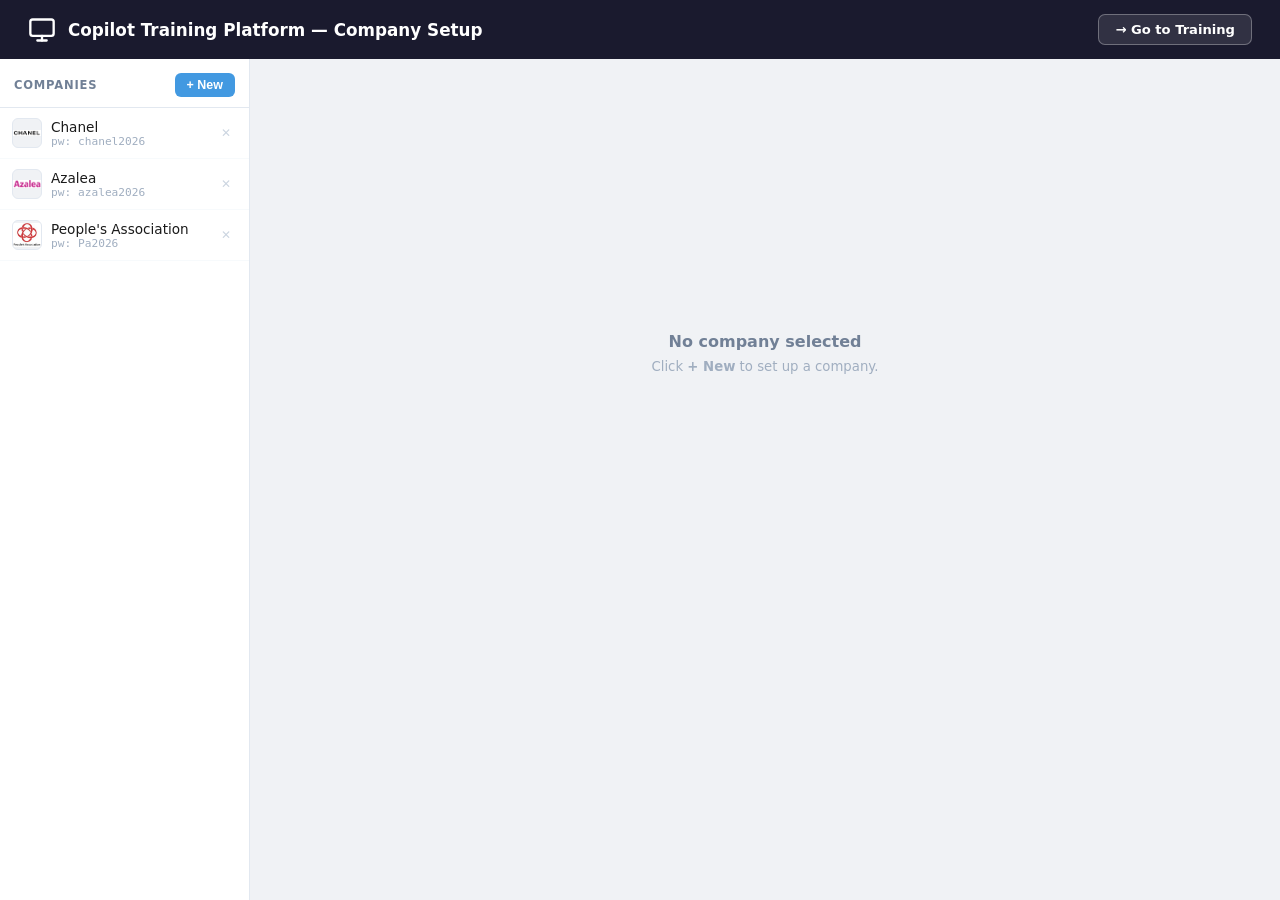
<file: admin.html>
<!DOCTYPE html>
<html lang="en">
<head>
  <meta charset="UTF-8">
  <meta name="viewport" content="width=device-width, initial-scale=1.0">
  <title>Copilot Training Platform — Company Setup</title>
  <style>
    *, *::before, *::after { box-sizing: border-box; margin: 0; padding: 0; }
    body { font-family: 'Inter', system-ui, -apple-system, sans-serif; background: #F0F2F5; color: #1a1a1a; min-height: 100vh; display: flex; flex-direction: column; }

    /* ── Header ── */
    .header { background: #1A1A2E; color: white; padding: 14px 28px; display: flex; align-items: center; gap: 12px; }
    .header-logo { width: 28px; height: 28px; }
    .header h1 { font-size: 1.05rem; font-weight: 600; flex: 1; }
    .btn-goto-main { padding: 7px 16px; border-radius: 7px; border: 1px solid rgba(255,255,255,0.3); background: rgba(255,255,255,0.1); color: white; cursor: pointer; font-size: 0.82rem; font-weight: 600; text-decoration: none; display: inline-flex; align-items: center; gap: 6px; transition: background 0.15s; }
    .btn-goto-main:hover { background: rgba(255,255,255,0.2); }

    /* ── Layout ── */
    .main { display: flex; flex: 1; overflow: hidden; height: calc(100vh - 52px); }

    /* ── Sidebar ── */
    .sidebar { width: 250px; flex-shrink: 0; background: white; border-right: 1px solid #E2E8F0; display: flex; flex-direction: column; }
    .sidebar-top { padding: 14px 14px 10px; border-bottom: 1px solid #E2E8F0; display: flex; align-items: center; justify-content: space-between; }
    .sidebar-top span { font-size: 0.72rem; font-weight: 700; color: #718096; text-transform: uppercase; letter-spacing: 0.07em; }
    .btn-new { padding: 5px 12px; border-radius: 6px; border: none; background: #4299E1; color: white; cursor: pointer; font-size: 0.78rem; font-weight: 600; }
    .btn-new:hover { background: #3182CE; }
    .company-list { flex: 1; overflow-y: auto; }
    .company-item { padding: 10px 12px; border-bottom: 1px solid #F7FAFC; cursor: pointer; display: flex; align-items: center; gap: 9px; transition: background 0.1s; }
    .company-item:hover { background: #F7FAFC; }
    .company-item.active { background: #EBF8FF; border-left: 3px solid #4299E1; padding-left: 9px; }
    .ci-thumb { width: 30px; height: 30px; border-radius: 6px; object-fit: contain; background: #F0F2F5; border: 1px solid #E2E8F0; flex-shrink: 0; }
    .ci-dot { width: 30px; height: 30px; border-radius: 6px; flex-shrink: 0; }
    .ci-meta { flex: 1; min-width: 0; }
    .ci-name { font-size: 0.85rem; font-weight: 500; white-space: nowrap; overflow: hidden; text-overflow: ellipsis; }
    .ci-pw { font-size: 0.7rem; color: #A0AEC0; font-family: monospace; }
    .ci-del { padding: 3px 6px; border: none; background: none; cursor: pointer; color: #CBD5E0; font-size: 12px; border-radius: 4px; line-height: 1; }
    .ci-del:hover { color: #E53E3E; background: #FFF5F5; }
    .list-empty { padding: 28px 14px; text-align: center; color: #A0AEC0; font-size: 0.8rem; line-height: 1.6; }

    /* ── Editor area ── */
    .editor { flex: 1; overflow-y: auto; padding: 24px; }
    .two-col { display: grid; grid-template-columns: 1fr 380px; gap: 20px; align-items: start; }
    @media (max-width: 960px) { .two-col { grid-template-columns: 1fr; } }

    /* ── Cards ── */
    .card { background: white; border-radius: 12px; padding: 20px 22px; border: 1px solid #E2E8F0; margin-bottom: 16px; }
    .card-title { font-size: 0.72rem; font-weight: 700; color: #718096; text-transform: uppercase; letter-spacing: 0.07em; margin-bottom: 16px; padding-bottom: 10px; border-bottom: 1px solid #F0F2F5; }

    /* ── Fields ── */
    .field { margin-bottom: 13px; }
    .field label { display: block; font-size: 0.75rem; font-weight: 600; color: #4A5568; margin-bottom: 5px; }
    .field input[type=text], .field input[type=password] { width: 100%; padding: 9px 12px; border: 1px solid #E2E8F0; border-radius: 8px; font-size: 0.88rem; color: #2D3748; background: white; transition: border 0.15s; }
    .field input:focus { outline: none; border-color: #4299E1; box-shadow: 0 0 0 3px rgba(66,153,225,0.12); }
    .field-hint { font-size: 0.72rem; color: #A0AEC0; margin-top: 4px; }

    /* ── Upload zone ── */
    .upload-zone { border: 2px dashed #CBD5E0; border-radius: 10px; padding: 24px 16px; text-align: center; cursor: pointer; transition: all 0.2s; position: relative; background: #FAFAFA; }
    .upload-zone:hover, .upload-zone.drag-over { border-color: #4299E1; background: #EBF8FF; }
    .upload-zone input[type=file] { position: absolute; inset: 0; opacity: 0; cursor: pointer; width: 100%; height: 100%; }
    .upload-preview { max-width: 120px; max-height: 80px; object-fit: contain; margin: 0 auto 8px; display: block; border-radius: 6px; }
    .upload-icon { font-size: 32px; margin-bottom: 8px; }
    .upload-label { font-size: 0.82rem; color: #718096; }
    .upload-label strong { color: #4299E1; }
    .upload-filename { font-size: 0.72rem; color: #A0AEC0; margin-top: 4px; }

    /* ── Analyze button ── */
    .btn-analyze { width: 100%; padding: 10px; border: none; border-radius: 8px; background: linear-gradient(135deg, #667EEA 0%, #764BA2 100%); color: white; cursor: pointer; font-size: 0.88rem; font-weight: 600; margin-top: 12px; display: flex; align-items: center; justify-content: center; gap: 8px; transition: opacity 0.2s; }
    .btn-analyze:hover { opacity: 0.9; }
    .btn-analyze:disabled { opacity: 0.5; cursor: not-allowed; }
    .spinner { width: 14px; height: 14px; border: 2px solid rgba(255,255,255,0.35); border-top-color: white; border-radius: 50%; animation: spin 0.7s linear infinite; flex-shrink: 0; }
    @keyframes spin { to { transform: rotate(360deg); } }

    /* ── Clear Image button ── */
    .btn-clear-image { padding: 10px 14px; border: 1px solid #E2E8F0; border-radius: 8px; background: white; color: #718096; cursor: pointer; font-size: 0.82rem; font-weight: 600; flex-shrink: 0; transition: all 0.15s; }
    .btn-clear-image:hover { background: #FFF5F5; border-color: #FEB2B2; color: #E53E3E; }
    .btn-clear-image:disabled { opacity: 0.4; cursor: not-allowed; }
    .btn-clear-image:disabled:hover { background: white; border-color: #E2E8F0; color: #718096; }

    /* ── Color rows ── */
    .color-row { display: flex; align-items: center; gap: 10px; margin-bottom: 11px; }
    .cr-label { font-size: 0.78rem; font-weight: 600; color: #2D3748; width: 145px; flex-shrink: 0; }
    .cr-label small { display: block; font-size: 0.65rem; color: #A0AEC0; font-weight: 400; margin-top: 1px; line-height: 1.3; }
    input[type=color] { width: 36px; height: 32px; border: 1px solid #E2E8F0; border-radius: 6px; cursor: pointer; padding: 2px 3px; background: white; flex-shrink: 0; }
    .cr-hex { flex: 1; padding: 6px 9px; border: 1px solid #E2E8F0; border-radius: 6px; font-size: 0.82rem; font-family: monospace; color: #2D3748; }
    .cr-hex:focus { outline: none; border-color: #4299E1; }
    .cr-swatch { width: 20px; height: 20px; border-radius: 4px; flex-shrink: 0; border: 1px solid rgba(0,0,0,0.1); }

    /* ── Status ── */
    .status { font-size: 0.78rem; padding: 8px 11px; border-radius: 7px; margin-top: 8px; line-height: 1.5; }
    .status.success { background: #F0FFF4; color: #276749; border: 1px solid #9AE6B4; }
    .status.error   { background: #FFF5F5; color: #C53030; border: 1px solid #FEB2B2; }
    .status.info    { background: #EBF8FF; color: #2B6CB0; border: 1px solid #BEE3F8; }

    /* ── Import modal ── */
    .import-modal-overlay { display: none; position: fixed; inset: 0; background: rgba(0,0,0,0.45); z-index: 1000; align-items: center; justify-content: center; }
    .import-modal-overlay.open { display: flex; }
    .import-modal { background: white; border-radius: 14px; padding: 24px; width: 460px; max-width: 95vw; box-shadow: 0 20px 60px rgba(0,0,0,0.2); }
    .import-modal h3 { font-size: 1rem; font-weight: 700; margin-bottom: 6px; }
    .import-modal p { font-size: 0.8rem; color: #718096; margin-bottom: 14px; line-height: 1.5; }
    .import-modal textarea { width: 100%; height: 120px; padding: 10px; border: 1px solid #E2E8F0; border-radius: 8px; font-size: 0.82rem; font-family: monospace; resize: vertical; }
    .import-modal textarea:focus { outline: none; border-color: #4299E1; }
    .import-modal-btns { display: flex; gap: 8px; margin-top: 12px; justify-content: flex-end; }
    .btn-import-apply { padding: 8px 18px; border: none; border-radius: 7px; background: #4299E1; color: white; font-weight: 600; cursor: pointer; font-size: 0.88rem; }
    .btn-import-cancel { padding: 8px 18px; border: 1px solid #E2E8F0; border-radius: 7px; background: white; color: #4A5568; font-weight: 600; cursor: pointer; font-size: 0.88rem; }

    /* ── Import button ── */
    .btn-import { width: 100%; padding: 10px; border: none; border-radius: 8px; background: linear-gradient(135deg, #38B2AC 0%, #2C7A7B 100%); color: white; cursor: pointer; font-size: 0.88rem; font-weight: 600; margin-top: 8px; display: flex; align-items: center; justify-content: center; gap: 8px; transition: opacity 0.2s; }
    .btn-import:hover { opacity: 0.9; }

    /* ── Save button ── */
    .btn-save { width: 100%; padding: 11px; border: none; border-radius: 8px; background: #48BB78; color: white; cursor: pointer; font-size: 0.92rem; font-weight: 600; margin-top: 4px; transition: background 0.15s; }
    .btn-save:hover { background: #38A169; }

    /* ── Preview card ── */
    .preview-card { background: white; border-radius: 12px; padding: 20px 22px; border: 1px solid #E2E8F0; overflow-y: auto; }
    .prev-label { font-size: 0.65rem; font-weight: 700; color: #718096; text-transform: uppercase; letter-spacing: 0.06em; margin: 12px 0 5px; }
    .prev-label:first-child { margin-top: 0; }
    .prev-wrap { overflow: hidden; border-radius: 8px; border: 1px solid #E2E8F0; position: relative; background: #F0F2F5; margin-bottom: 2px; }
    .prev-spinner { position: absolute; inset: 0; display: flex; flex-direction: column; align-items: center; justify-content: center; background: #F0F2F5; gap: 6px; pointer-events: none; }
    .prev-spinner-ring { width: 18px; height: 18px; border: 2px solid #CBD5E0; border-top-color: #4299E1; border-radius: 50%; animation: spin 0.7s linear infinite; }

    /* ── Empty state ── */
    .empty-state { display: flex; flex-direction: column; align-items: center; justify-content: center; min-height: 60vh; color: #A0AEC0; gap: 8px; text-align: center; }
    .empty-state h3 { color: #718096; font-size: 1rem; }
    .empty-state p { font-size: 0.83rem; }
  </style>
</head>
<body>

<div class="header">
  <!-- Copilot-style icon -->
  <svg class="header-logo" viewBox="0 0 24 24" fill="none" stroke="white" stroke-width="2" stroke-linecap="round" stroke-linejoin="round">
    <rect x="2" y="3" width="20" height="14" rx="2" ry="2"></rect>
    <line x1="8" y1="21" x2="16" y2="21"></line>
    <line x1="12" y1="17" x2="12" y2="21"></line>
  </svg>
  <h1>Copilot Training Platform — Company Setup</h1>
  <a class="btn-goto-main" onclick="goToTraining()" style="cursor:pointer;">&#8594; Go to Training</a>
</div>

<div class="main">

  <!-- Sidebar -->
  <div class="sidebar">
    <div class="sidebar-top">
      <span>Companies</span>
      <button class="btn-new" onclick="newCompany()">+ New</button>
    </div>
    <div class="company-list" id="company-list"></div>
  </div>

  <!-- Editor -->
  <div class="editor" id="editor">
    <div class="empty-state">
      <h3>No company selected</h3>
      <p>Click <strong>+ New</strong> to set up a company.</p>
    </div>
  </div>

</div>

<!-- Import Colors Modal -->
<div class="import-modal-overlay" id="import-modal-overlay" onclick="if(event.target===this)closeImportModal()">
  <div class="import-modal">
    <h3>📋 Import Brand Colors</h3>
    <p>Paste a JSON object with your brand colors. Keys: <code>primary</code>, <code>accent</code>, <code>sidebarBg</code>.</p>
    <textarea id="import-textarea" placeholder='{"primary":"#E91627","accent":"#1A73E8","sidebarBg":"#B8111F"}'></textarea>
    <div id="import-error" style="color:#C53030;font-size:0.78rem;margin-top:6px;"></div>
    <div class="import-modal-btns">
      <button class="btn-import-cancel" onclick="closeImportModal()">Cancel</button>
      <button class="btn-import-apply" onclick="applyImportColors()">Apply Colors</button>
    </div>
  </div>
</div>

<script>
// ── Storage ──────────────────────────────────────────────────────────
var STORAGE_KEY = 'copilot_companies';
var _companiesCache = null;

function getCompanies() {
  if (_companiesCache !== null) return _companiesCache;
  try {
    var list = JSON.parse(localStorage.getItem(STORAGE_KEY) || '[]');
    // Merge logos back from their separate keys
    list.forEach(function(c) {
      if (!c.logoDataUrl) {
        c.logoDataUrl = localStorage.getItem('copilot_logo_' + c.id) || '';
      }
    });
    return list;
  } catch(e) { return []; }
}
function _setCache(list) {
  _companiesCache = list;
  try {
    var slim = list.map(function(c) {
      var copy = Object.assign({}, c);
      // Save logo separately per company to avoid main key getting too large
      if (c.logoDataUrl) {
        try { localStorage.setItem('copilot_logo_' + c.id, c.logoDataUrl); } catch(e) {}
      } else {
        localStorage.removeItem('copilot_logo_' + c.id);
      }
      delete copy.logoDataUrl;
      return copy;
    });
    localStorage.setItem(STORAGE_KEY, JSON.stringify(slim));
  } catch(e) {}
}

// Load companies from static profile files
function loadCompaniesFromServer(callback) {
  fetch('profile/index.json')
    .then(function(r) { return r.json(); })
    .then(function(ids) {
      return Promise.all(ids.map(function(id) {
        return fetch('profile/' + id + '.json').then(function(r) { return r.json(); });
      }));
    })
    .then(function(profiles) {
      var list = profiles.map(function(p) {
        var cfg = p.config || {};
        return {
          id:          p.id,
          name:        p.name,
          url:         p.url          || '',
          password:    cfg.password   || '',
          colors:      cfg.colors     || {},
          logoDataUrl: cfg.logoDataUrl || localStorage.getItem('copilot_logo_' + p.id) || ''
        };
      });
      _setCache(list);
      callback(list);
    })
    .catch(function() {
      callback(getCompanies());
    });
}

function saveCompanyToServer(company, callback) {
  fetch('http://localhost:3002/save-company-config', {
    method: 'POST',
    headers: {'Content-Type': 'application/json'},
    body: JSON.stringify({
      id:          company.id,
      name:        company.name,
      password:    company.password,
      colors:      company.colors,
      logoDataUrl: company.logoDataUrl || null
    })
  })
  .then(function(r) { return r.json(); })
  .then(function(d) { if (callback) callback(d.error ? null : true, d.error); })
  .catch(function(e) { if (callback) callback(null, e.message); });
}

// ── Preview iframe config ────────────────────────────────────────────
var PREV_SCALE = 0.26;
var PREV_W     = 1280;
var PREV_H     = 1400;

function iframeWrapperHtml(id) {
  var wW = Math.floor(PREV_W * PREV_SCALE);
  var wH = Math.floor(PREV_H * PREV_SCALE);
  return '<div class="prev-wrap" style="width:' + wW + 'px;height:' + wH + 'px;">'
    + '<iframe id="' + id + '" style="width:' + PREV_W + 'px;height:' + PREV_H + 'px;'
    + 'transform:scale(' + PREV_SCALE + ');transform-origin:top left;border:none;pointer-events:none;display:block;" frameborder="0" scrolling="no"></iframe>'
    + '<div id="' + id + '-spinner" class="prev-spinner">'
    + '<div class="prev-spinner-ring"></div>'
    + '<div style="font-size:0.62rem;color:#A0AEC0;">Loading preview…</div>'
    + '</div>'
    + '</div>';
}

function swatchBarHtml(c) {
  return '<div style="margin-top:12px;padding:8px 10px;background:#F7FAFC;border-radius:6px;border:1px solid #E2E8F0;">'
    + '<div style="font-size:0.55rem;font-weight:700;color:#A0AEC0;text-transform:uppercase;letter-spacing:0.05em;margin-bottom:5px;">Current palette</div>'
    + '<div style="display:flex;gap:4px;">'
    + [{k:'primary',label:'Brand'},{k:'accent',label:'Highlight'},{k:'sidebarBg',label:'Sidebar BG'}].map(function(item) {
        return '<div style="flex:1;text-align:center;">'
          + '<div style="height:18px;border-radius:4px;background:' + c[item.k] + ';margin-bottom:2px;border:1px solid rgba(0,0,0,0.08);"></div>'
          + '<div style="font-size:0.55rem;color:#718096;">' + item.label + '</div>'
          + '</div>';
      }).join('')
    + '<div style="flex:0.6;text-align:center;">'
    + '<div style="height:18px;border-radius:4px;background:' + c.primaryDark + ';margin-bottom:2px;border:1px solid rgba(0,0,0,0.08);"></div>'
    + '<div style="font-size:0.48rem;color:#A0AEC0;">Auto-dark</div>'
    + '</div>'
    + '<div style="flex:0.6;text-align:center;">'
    + '<div style="height:18px;border-radius:4px;background:' + c.primaryLight + ';margin-bottom:2px;border:1px solid #E2E8F0;"></div>'
    + '<div style="font-size:0.48rem;color:#A0AEC0;">Auto-light</div>'
    + '</div>'
    + '</div></div>';
}

// ── State ────────────────────────────────────────────────────────────
var activeId = null;
var logoDataUrl = null;

window.addEventListener('load', function() {
  loadCompaniesFromServer(function() { renderList(); });
});

// ── Sidebar ──────────────────────────────────────────────────────────
function renderList() {
  var list = getCompanies();
  var el = document.getElementById('company-list');
  if (!list.length) {
    el.innerHTML = '<div class="list-empty">No companies yet.<br>Click <strong>+ New</strong> to add one.</div>';
    return;
  }
  el.innerHTML = list.map(function(c) {
    var thumb = c.logoDataUrl
      ? '<img src="' + c.logoDataUrl + '" class="ci-thumb" />'
      : '<div class="ci-dot" style="background:' + (c.colors && c.colors.primary || '#4299E1') + '"></div>';
    return '<div class="company-item' + (c.id === activeId ? ' active' : '') + '" onclick="editCompany(\'' + c.id + '\')">'
      + thumb
      + '<div class="ci-meta"><div class="ci-name">' + esc(c.name) + '</div>'
      + '<div class="ci-pw">pw: ' + esc(c.password) + '</div></div>'
      + '<button class="ci-del" onclick="event.stopPropagation();del(\'' + c.id + '\')">✕</button>'
      + '</div>';
  }).join('');
}

function del(id) {
  if (!confirm('Delete this company?')) return;
  fetch('http://localhost:3002/delete-company', {
    method: 'POST',
    headers: {'Content-Type': 'application/json'},
    body: JSON.stringify({ id: id })
  }).catch(function() {});
  _setCache(getCompanies().filter(function(c){ return c.id !== id; }));
  if (activeId === id) { activeId = null; logoDataUrl = null; showEmpty(); }
  renderList();
}

function showEmpty() {
  document.getElementById('editor').innerHTML =
    '<div class="empty-state"><h3>No company selected</h3><p>Click <strong>+ New</strong> to set up a company.</p></div>';
}

// ── Editor ────────────────────────────────────────────────────────────
var DEFAULT = { primary: '#4299E1', accent: '#48BB78', sidebarBg: '#1A202C' };

function darkenHex(hex, pct) {
  try { var r=parseInt(hex.slice(1,3),16),g=parseInt(hex.slice(3,5),16),b=parseInt(hex.slice(5,7),16); return toHex(r*(1-pct/100),g*(1-pct/100),b*(1-pct/100)); } catch(e) { return hex; }
}
function lightenHex(hex, pct) {
  try { var r=parseInt(hex.slice(1,3),16),g=parseInt(hex.slice(3,5),16),b=parseInt(hex.slice(5,7),16); return toHex(r+(255-r)*(pct/100),g+(255-g)*(pct/100),b+(255-b)*(pct/100)); } catch(e) { return hex; }
}

function newCompany() {
  activeId = null;
  logoDataUrl = null;
  renderEditor({ name: '', password: '', logoDataUrl: '', colors: Object.assign({}, DEFAULT) });
}

function editCompany(id) {
  activeId = id;
  var c = getCompanies().find(function(c){ return c.id === id; });
  if (!c) return;
  logoDataUrl = c.logoDataUrl || null;
  renderEditor(c);
  renderList();
}

function renderEditor(d) {
  var c = d.colors || DEFAULT;
  document.getElementById('editor').innerHTML =
    '<div class="two-col">'

    // ── Left column ──
    + '<div>'

    // Company Details
    + '<div class="card"><div class="card-title">Company Details</div>'
    + '<div class="field"><label>Company Name</label>'
    + '<input type="text" id="f-name" value="' + escAttr(d.name||'') + '" placeholder="e.g. NTUC" oninput="livePreview()" /></div>'
    + '<div class="field"><label>Access Password</label>'
    + '<input type="text" id="f-pw" value="' + escAttr(d.password||'') + '" placeholder="e.g. ntuc2025" />'
    + '<div class="field-hint">Trainers share this with participants before the session.</div></div>'
    + '<div class="field"><label>Company Website URL</label>'
    + '<input type="text" id="f-url" value="' + escAttr(d.url||'') + '" placeholder="e.g. https://www.company.com" />'
    + '<div class="field-hint">Used for researching the company profile.</div></div>'
    + '</div>'

    // Research Company Profile
    + '<div class="card"><div class="card-title">Company Profile — Profile Explorer</div>'
    + '<div id="research-status"></div>'
    + '<button class="btn-analyze" id="research-btn" onclick="researchProfile()" style="margin-top:4px;">'
    + '<span id="research-icon">🔬</span> '
    + '<span id="research-text">Research Company Profile</span>'
    + '</button>'
    + '<p style="font-size:0.72rem;color:#A0AEC0;margin-top:8px;line-height:1.5;">Scrapes the company website and generates the full Profile Explorer content: Priorities, Functions, Workflows, Pain Points, Technology, and Glossary. Save the company first, then click Research. Uses the Claude Code CLI on this computer.</p>'
    + '</div>'

    // Brand Assets
    + '<div class="card"><div class="card-title">Brand Assets</div>'
    + '<div class="field"><label>Upload Logo or Brand Image</label>'
    + '<div class="upload-zone" id="upload-zone" '
    + 'ondragover="event.preventDefault();this.classList.add(\'drag-over\')" '
    + 'ondragleave="this.classList.remove(\'drag-over\')" '
    + 'ondrop="dropFile(event)">'
    + '<input type="file" accept="image/*" onchange="pickFile(event)" />'
    + (d.logoDataUrl
        ? '<img src="' + d.logoDataUrl + '" class="upload-preview" id="logo-preview" />'
        : '<div class="upload-icon" id="logo-preview">🖼️</div>')
    + '<div class="upload-label"><strong>Click or drag</strong> image here</div>'
    + '<div class="upload-filename" id="upload-filename">' + (d.logoDataUrl ? 'Image loaded' : 'PNG, JPG, SVG supported') + '</div>'
    + '</div></div>'
    + '<div style="display:flex;gap:8px;margin-top:10px;">'
    + '<button class="btn-analyze" id="analyze-btn" onclick="extractColors()" style="flex:1;margin-top:0;" '
    + (d.logoDataUrl ? '' : 'disabled') + '>'
    + '<span id="analyze-icon">🎨</span> '
    + '<span id="analyze-text">Extract Colors from Logo</span>'
    + '</button>'
    + '<button class="btn-clear-image" id="clear-image-btn" onclick="clearImage()" '
    + (d.logoDataUrl ? '' : 'disabled') + ' title="Remove uploaded image">✕ Clear</button>'
    + '</div>'
    + '<div id="analyze-status"></div>'
    + '<button class="btn-import" onclick="openImportModal()" style="margin-top:12px;">📋 Paste Brand Colors JSON</button>'
    + '</div>'

    + '</div>'

    // ── Right column: Brand Colors + Preview ──
    + '<div style="position:sticky;top:0;align-self:start;display:flex;flex-direction:column;height:calc(100vh - 72px);gap:0;">'

    // Brand Colors
    + '<div class="card" style="flex-shrink:0;margin-bottom:12px;">'
    + '<div class="card-title">Brand Colors</div>'
    + colorRow('primary',   'Brand Color',       'Headers · Buttons · Links · Module nav',  c.primary   || DEFAULT.primary)
    + colorRow('accent',    'Highlight Color',   'Badges · Tags · Secondary accents',       c.accent    || DEFAULT.accent)
    + colorRow('sidebarBg', 'Sidebar Background','Left sidebar panel & dark header bar',    c.sidebarBg || DEFAULT.sidebarBg)
    + '<div style="font-size:0.71rem;color:#718096;margin-top:8px;padding:8px 10px;background:#FFFBEB;border-radius:6px;border:1px solid #F6E05E;line-height:1.5;">✨ <strong>Dark shade</strong> and <strong>light tint</strong> are automatically calculated from Brand Color.</div>'
    + '<div id="save-status"></div>'
    + '<button class="btn-save" onclick="saveCompany()">Save Company</button>'
    + '</div>'

    // Live Preview
    + '<div class="preview-card" id="preview-card" style="flex:1;overflow-y:auto;max-height:none;">'
    + '<div class="card-title">Live Preview <span style="font-size:0.65rem;font-weight:400;color:#A0AEC0;text-transform:none;letter-spacing:0;">real pages · scaled</span></div>'
    + '<div class="prev-label">Main Page</div>'
    + iframeWrapperHtml('prev-main')
    + '<div class="prev-label">Module 1</div>'
    + iframeWrapperHtml('prev-module1')
    + '<div class="prev-label">Copilot Value</div>'
    + iframeWrapperHtml('prev-value')
    + '<div class="prev-label">Profile Explorer</div>'
    + iframeWrapperHtml('prev-profiles')
    + '<div id="preview-swatch-bar"></div>'
    + '</div>'

    + '</div>'
    + '</div>';

  livePreview();
  initPreviews();
  setTimeout(fitPreviewCard, 0);
}

function colorRow(key, label, hint, val) {
  return '<div class="color-row">'
    + '<div class="cr-label">' + label + '<small>' + hint + '</small></div>'
    + '<input type="color" id="cp-' + key + '" value="' + val + '" oninput="syncHex(\'' + key + '\')" />'
    + '<input type="text"  id="ch-' + key + '" value="' + val + '" class="cr-hex" placeholder="#000000" oninput="syncPicker(\'' + key + '\')" />'
    + '<div class="cr-swatch" id="cs-' + key + '" style="background:' + val + '"></div>'
    + '</div>';
}

function syncHex(k) {
  var v = document.getElementById('cp-' + k).value;
  document.getElementById('ch-' + k).value = v;
  document.getElementById('cs-' + k).style.background = v;
  livePreview();
}

function syncPicker(k) {
  var v = document.getElementById('ch-' + k).value.trim();
  if (/^#[0-9A-Fa-f]{6}$/.test(v)) {
    document.getElementById('cp-' + k).value = v;
    document.getElementById('cs-' + k).style.background = v;
    livePreview();
  }
}

function getColors() {
  var primary   = ((document.getElementById('ch-primary')   || {}).value || DEFAULT.primary).trim();
  var accent    = ((document.getElementById('ch-accent')    || {}).value || DEFAULT.accent).trim();
  var sidebarBg = ((document.getElementById('ch-sidebarBg') || {}).value || DEFAULT.sidebarBg).trim();
  return {
    primary:      primary,
    primaryDark:  darkenHex(primary, 20),
    primaryLight: lightenHex(primary, 60),
    accent:       accent,
    sidebarBg:    sidebarBg
  };
}

function setColors(colors) {
  ['primary','accent','sidebarBg'].forEach(function(k) {
    if (!colors[k]) return;
    var v = colors[k];
    var cp = document.getElementById('cp-' + k);
    var ch = document.getElementById('ch-' + k);
    var cs = document.getElementById('cs-' + k);
    if (cp) cp.value = v;
    if (ch) ch.value = v;
    if (cs) cs.style.background = v;
  });
  livePreview();
}

// ── Fit preview card ─────────────────────────────────────────────────
function fitPreviewCard() {
  var previewCard = document.getElementById('preview-card');
  if (!previewCard) return;
  var colorCard = previewCard.previousElementSibling;
  if (!colorCard) return;
  var headerH    = 52;
  var editorPadT = 24;
  var gap        = parseInt(getComputedStyle(colorCard).marginBottom) || 12;
  var colorH     = colorCard.getBoundingClientRect().height;
  var available  = window.innerHeight - headerH - editorPadT;
  var previewH   = Math.max(300, available - colorH - gap);
  previewCard.style.height = previewH + 'px';
  previewCard.style.flex   = 'none';
}
window.addEventListener('resize', fitPreviewCard);

// ── Live Preview ──────────────────────────────────────────────────────
function livePreview() {
  var c = getColors();
  ['prev-main', 'prev-module1', 'prev-value', 'prev-profiles'].forEach(function(id) {
    var iframe = document.getElementById(id);
    if (iframe && iframe.contentDocument && iframe.contentDocument.documentElement
        && iframe.contentDocument.readyState === 'complete') {
      injectBrandColors(iframe);
    }
  });
  var swatchEl = document.getElementById('preview-swatch-bar');
  if (swatchEl) swatchEl.innerHTML = swatchBarHtml(c);
}

// Inject all CSS variables the Copilot pages use
function injectBrandColors(iframe) {
  try {
    var c = getColors();
    var root = iframe.contentDocument.documentElement;
    function hx(hex) {
      var res = /^#?([a-f\d]{2})([a-f\d]{2})([a-f\d]{2})$/i.exec(hex);
      return res ? {r:parseInt(res[1],16),g:parseInt(res[2],16),b:parseInt(res[3],16)} : {r:66,g:153,b:225};
    }
    var p = hx(c.primary), a = hx(c.accent);
    var r=p.r,g=p.g,b=p.b,ra=a.r,ga=a.g,ba=a.b;
    var sp = function(k,v){ root.style.setProperty(k,v); };
    sp('--brand-primary',       c.primary);
    sp('--brand-primary-dark',  c.primaryDark);
    sp('--brand-primary-light', c.primaryLight);
    sp('--brand-secondary',     c.primaryDark);
    sp('--brand-accent',        c.accent);
    sp('--brand-sidebar-bg',    c.sidebarBg);
    sp('--color-primary',       c.primary);
    sp('--color-primary-dark',  c.primaryDark);
    sp('--color-primary-light', 'rgba('+r+','+g+','+b+',0.08)');
    sp('--color-primary-muted', 'rgba('+r+','+g+','+b+',0.06)');
    sp('--color-primary-focus', 'rgba('+r+','+g+','+b+',0.20)');
    sp('--color-primary-pale',  'rgba('+r+','+g+','+b+',0.08)');
    sp('--color-accent',        c.accent);
    sp('--color-accent-dark',   darkenHex(c.accent, 15));
    sp('--color-accent-light',  'rgba('+ra+','+ga+','+ba+',0.10)');
    sp('--color-accent-border', 'rgba('+ra+','+ga+','+ba+',0.30)');
    sp('--color-nav-hover',     'rgba('+r+','+g+','+b+',0.12)');
    sp('--color-sidebar-bg',    c.sidebarBg);
    sp('--gradient-start',      c.primary);
    sp('--gradient-end',        c.primaryDark);
    sp('--color-info',          c.primary);
    sp('--color-info-bg',       'rgba('+r+','+g+','+b+',0.08)');
    sp('--color-bg-highlight',  'rgba('+r+','+g+','+b+',0.06)');
    sp('--primary-color',       c.primary);
    sp('--secondary-color',     c.primaryDark);
    sp('--accent-color',        c.accent);
    sp('--info-box-bg',         'rgba('+r+','+g+','+b+',0.08)');
    sp('--color-subsection-bg', 'rgba('+r+','+g+','+b+',0.04)');
  } catch(e) {}
}

// Load preview iframes
function initPreviews() {
  var pages = [
    { id: 'prev-main',     url: 'Main page.html' },
    { id: 'prev-module1',  url: 'Module 1.html' },
    { id: 'prev-value',    url: 'Copilot Value.html' },
    { id: 'prev-profiles', url: 'Profile Explorer.html' }
  ];
  pages.forEach(function(p) { loadPreviewIframe(p.id, p.url); });
}

function loadPreviewIframe(iframeId, url) {
  var companies = getCompanies();
  var co = companies.find(function(c) { return c.id === activeId; });
  if (!co && activeId) co = { id: activeId, name: 'Preview', password: '', colors: getColors(), logoDataUrl: '' };
  if (!co) co = { id: 'preview', name: 'Preview Company', password: '', colors: getColors(), logoDataUrl: '' };

  var coJsonLiteral = JSON.stringify(
    JSON.stringify({ id:co.id, name:co.name, password:co.password||'', colors:co.colors||{}, logoDataUrl:'' })
  ).replace(/<\//g, '<\\/');

  fetch(url)
    .then(function(r) {
      if (!r.ok) throw new Error(r.status);
      return r.text();
    })
    .then(function(html) {
      var iframe = document.getElementById(iframeId);
      if (!iframe) return;
      var basePath = window.location.href.replace(/[^\/]*$/, '');
      var headInject = '<base href="' + basePath + '">'
        + '<script>'
        + 'try{'
        + 'sessionStorage.setItem("authenticated","true");'
        + 'sessionStorage.setItem("active_company",' + coJsonLiteral + ');'
        + '}catch(e){}'
        + '<\/script>';
      html = html.replace(/<head>/i, '<head>' + headInject);
      iframe.srcdoc = html;
      iframe.onload = function() {
        var sp = document.getElementById(iframeId + '-spinner');
        if (sp) sp.style.display = 'none';
        try {
          var doc = iframe.contentDocument;
          ['auth-overlay','login-overlay','modal-overlay'].forEach(function(id) {
            var el = doc.getElementById(id);
            if (el) el.style.display = 'none';
          });
        } catch(e) {}
        injectBrandColors(iframe);
      };
    })
    .catch(function() {
      var sp = document.getElementById(iframeId + '-spinner');
      if (sp) sp.innerHTML = '<div style="font-size:0.62rem;color:#E53E3E;text-align:center;padding:12px;">Could not load preview<br><span style="color:#A0AEC0;">' + url + '</span></div>';
    });
}

// ── Logo Upload ───────────────────────────────────────────────────────
function pickFile(e) { if (e.target.files[0]) loadImage(e.target.files[0]); }

function dropFile(e) {
  e.preventDefault();
  document.getElementById('upload-zone').classList.remove('drag-over');
  var f = e.dataTransfer.files[0];
  if (f && f.type.startsWith('image/')) loadImage(f);
}

function loadImage(file) {
  var reader = new FileReader();
  reader.onload = function(ev) {
    logoDataUrl = ev.target.result;
    var prev = document.getElementById('logo-preview');
    if (prev.tagName === 'IMG') {
      prev.src = logoDataUrl;
    } else {
      prev.outerHTML = '<img src="' + logoDataUrl + '" class="upload-preview" id="logo-preview" />';
    }
    document.getElementById('upload-filename').textContent = file.name;
    document.getElementById('analyze-btn').disabled = false;
    document.getElementById('clear-image-btn').disabled = false;
  };
  reader.readAsDataURL(file);
}

function clearImage() {
  logoDataUrl = null;
  var zone = document.getElementById('upload-zone');
  if (!zone) return;
  var prev = document.getElementById('logo-preview');
  if (prev) {
    if (prev.tagName === 'IMG') {
      prev.outerHTML = '<div class="upload-icon" id="logo-preview">🖼️</div>';
    } else {
      prev.textContent = '🖼️';
    }
  }
  document.getElementById('upload-filename').textContent = 'PNG, JPG, SVG supported';
  document.getElementById('analyze-btn').disabled = true;
  document.getElementById('clear-image-btn').disabled = true;
  var fileInput = zone.querySelector('input[type=file]');
  if (fileInput) fileInput.value = '';
}

// ── Color Extraction from Logo (Canvas API) ───────────────────────────
function extractColors() {
  if (!logoDataUrl) return;
  var btn  = document.getElementById('analyze-btn');
  var text = document.getElementById('analyze-text');
  var icon = document.getElementById('analyze-icon');
  btn.disabled = true;
  icon.innerHTML = '<span class="spinner"></span>';
  text.textContent = 'Analyzing…';

  var img = new Image();
  img.onload = function() {
    try {
      var palette = getDominantColors(img, 8);
      var suggested = mapToBrandColors(palette);
      setColors(suggested);
      showStatus('analyze-status', '✓ Colors extracted from logo. Adjust with the pickers if needed.', 'success');
    } catch(err) {
      showStatus('analyze-status', 'Could not extract colors: ' + err.message, 'error');
    }
    btn.disabled = false;
    icon.textContent = '🎨';
    text.textContent = 'Extract Colors from Logo';
  };
  img.onerror = function() {
    showStatus('analyze-status', 'Could not load image.', 'error');
    btn.disabled = false;
    icon.textContent = '🎨';
    text.textContent = 'Extract Colors from Logo';
  };
  img.src = logoDataUrl;
}

function getDominantColors(img, count) {
  var size = 100;
  var canvas = document.createElement('canvas');
  canvas.width = size; canvas.height = size;
  var ctx = canvas.getContext('2d');
  ctx.drawImage(img, 0, 0, size, size);
  var data = ctx.getImageData(0, 0, size, size).data;
  var pixels = [];
  for (var i = 0; i < data.length; i += 4) {
    var r = data[i], g = data[i+1], b = data[i+2], a = data[i+3];
    if (a < 128) continue;
    var hsv = rgbToHsv(r, g, b);
    if (hsv.s < 0.08 && hsv.v > 0.9) continue;
    if (hsv.v < 0.05) continue;
    pixels.push({ r: r, g: g, b: b, h: hsv.h, s: hsv.s, v: hsv.v });
  }
  if (!pixels.length) throw new Error('No usable colors found in image.');
  pixels.sort(function(a, b) { return b.s - a.s; });
  var clusters = [];
  pixels.forEach(function(p) {
    for (var ci = 0; ci < clusters.length; ci++) {
      if (colorDistance(p, clusters[ci].center) < 40) { clusters[ci].points.push(p); return; }
    }
    clusters.push({ center: p, points: [p] });
  });
  return clusters.slice(0, count).map(function(cl) {
    var sr=0, sg=0, sb=0;
    cl.points.forEach(function(p){ sr+=p.r; sg+=p.g; sb+=p.b; });
    var n = cl.points.length;
    return { r: Math.round(sr/n), g: Math.round(sg/n), b: Math.round(sb/n),
             h: cl.center.h, s: cl.center.s, v: cl.center.v, count: n };
  });
}

function mapToBrandColors(palette) {
  if (!palette.length) throw new Error('Empty palette');
  var sorted = palette.slice().sort(function(a, b) { return (b.s * b.count) - (a.s * a.count); });
  var primary = sorted[0];
  var primaryHex = toHex(primary.r, primary.g, primary.b);
  var dk = darken(primary.r, primary.g, primary.b, 0.20);
  var accent = null;
  for (var i = 1; i < sorted.length; i++) {
    if (Math.abs(sorted[i].h - primary.h) > 30) { accent = sorted[i]; break; }
  }
  var accentHex = accent ? toHex(accent.r, accent.g, accent.b) : complementary(primary.r, primary.g, primary.b);
  var sb = mix(primary.r, primary.g, primary.b, 18, 18, 38, 0.25);
  return { primary: primaryHex, accent: accentHex, sidebarBg: toHex(sb.r, sb.g, sb.b) };
}

// ── Color math helpers ────────────────────────────────────────────────
function rgbToHsv(r, g, b) {
  r/=255; g/=255; b/=255;
  var max=Math.max(r,g,b), min=Math.min(r,g,b), d=max-min, h, s=max===0?0:d/max, v=max;
  if (max===min) { h=0; }
  else if (max===r) { h=((g-b)/d+(g<b?6:0))/6; }
  else if (max===g) { h=((b-r)/d+2)/6; }
  else              { h=((r-g)/d+4)/6; }
  return { h: h*360, s: s, v: v };
}
function colorDistance(a, b) { return Math.sqrt(Math.pow(a.r-b.r,2)+Math.pow(a.g-b.g,2)+Math.pow(a.b-b.b,2)); }
function toHex(r, g, b) { return '#' + [r,g,b].map(function(v){ return Math.max(0,Math.min(255,Math.round(v))).toString(16).padStart(2,'0'); }).join(''); }
function darken(r, g, b, amount) { return { r: r*(1-amount), g: g*(1-amount), b: b*(1-amount) }; }
function lighten(r, g, b, amount) { return { r: r+(255-r)*amount, g: g+(255-g)*amount, b: b+(255-b)*amount }; }
function mix(r1,g1,b1,r2,g2,b2,t) { return { r: r1*t+r2*(1-t), g: g1*t+g2*(1-t), b: b1*t+b2*(1-t) }; }
function complementary(r, g, b) {
  var hsv = rgbToHsv(r,g,b);
  return hsvToHex((hsv.h + 180) % 360, Math.min(hsv.s, 0.85), Math.min(hsv.v, 0.85));
}
function hsvToHex(h, s, v) {
  h /= 60;
  var i = Math.floor(h), f = h-i, p=v*(1-s), q=v*(1-s*f), t=v*(1-s*(1-f));
  var rgb;
  switch(i%6) {
    case 0: rgb=[v,t,p]; break; case 1: rgb=[q,v,p]; break;
    case 2: rgb=[p,v,t]; break; case 3: rgb=[p,q,v]; break;
    case 4: rgb=[t,p,v]; break; default: rgb=[v,p,q];
  }
  return toHex(rgb[0]*255, rgb[1]*255, rgb[2]*255);
}

// ── Save ──────────────────────────────────────────────────────────────
function saveCompany() {
  var name = ((document.getElementById('f-name')||{}).value||'').trim();
  var pw   = ((document.getElementById('f-pw')  ||{}).value||'').trim();
  if (!name) { showStatus('save-status','Please enter a company name.','error'); return; }
  if (!pw)   { showStatus('save-status','Please set an access password.','error'); return; }

  var url    = ((document.getElementById('f-url')  ||{}).value||'').trim();
  var colors = getColors();
  var id     = activeId || (name.toLowerCase().replace(/[^a-z0-9]+/g,'-') + '-' + Date.now());
  var company = { id:id, name:name, password:pw, url:url, logoDataUrl: logoDataUrl||'', colors:colors };

  var list = getCompanies();
  var idx  = list.findIndex(function(c){ return c.id === id; });
  if (idx >= 0) list[idx] = company; else list.push(company);
  _setCache(list);
  activeId = id;

  sessionStorage.removeItem('authenticated');
  sessionStorage.removeItem('active_company');

  renderList();
  showStatus('save-status', '⏳ Saving…', 'info');

  saveCompanyToServer(company, function(ok, err) {
    if (ok) {
      showStatus('save-status', '✓ Saved! Participants can log in with the password above.', 'success');
    } else {
      showStatus('save-status', '⚠ Saved locally. Server not reachable: ' + (err || 'unknown error'), 'error');
    }
  });
}

// ── Import Colors Modal ───────────────────────────────────────────────
function openImportModal() {
  document.getElementById('import-modal-overlay').classList.add('open');
  document.getElementById('import-textarea').value = '';
  document.getElementById('import-error').textContent = '';
  setTimeout(function(){ document.getElementById('import-textarea').focus(); }, 50);
}
function closeImportModal() {
  document.getElementById('import-modal-overlay').classList.remove('open');
}
function applyImportColors() {
  var raw = document.getElementById('import-textarea').value.trim();
  var errEl = document.getElementById('import-error');
  errEl.textContent = '';
  if (!raw) { errEl.textContent = 'Paste the JSON first, then click Apply Colors.'; return; }
  try {
    var jsonStr = raw.replace(/^```[a-z]*\n?/,'').replace(/```$/,'').trim();
    jsonStr = jsonStr.replace(/[\u201C\u201D]/g,'"').replace(/[\u2018\u2019]/g,"'");
    var colors = JSON.parse(jsonStr);
    var required = ['primary','accent','sidebarBg'];
    var missing = required.filter(function(k){ return !colors[k]; });
    if (missing.length) { errEl.textContent = 'Missing keys: ' + missing.join(', '); return; }
    setColors(colors);
    livePreview();
    closeImportModal();
    showStatus('save-status', '✓ Colors applied — review and click Save Company.', 'success');
  } catch(e) {
    errEl.textContent = 'Invalid JSON. Check the format and try again.';
  }
}

// ── Go to Training ───────────────────────────────────────────────────
function goToTraining() {
  sessionStorage.removeItem('authenticated');
  sessionStorage.removeItem('active_company');
  window.location.href = 'Main page.html?login=1';
}

// ── Research Company Profile ──────────────────────────────────────────
function researchProfile() {
  var name = ((document.getElementById('f-name') ||{}).value||'').trim();
  var url  = ((document.getElementById('f-url')  ||{}).value||'').trim();

  if (!name)     { showStatus('research-status', 'Enter company name first.', 'error'); return; }
  if (!url)      { showStatus('research-status', 'Enter website URL first.', 'error'); return; }
  if (!activeId) { showStatus('research-status', 'Save the company first — the ID is needed to store the profile.', 'error'); return; }

  var btn  = document.getElementById('research-btn');
  var icon = document.getElementById('research-icon');
  var text = document.getElementById('research-text');
  btn.disabled = true;
  icon.innerHTML = '<span class="spinner"></span>';
  text.textContent = 'Researching… (may take several minutes)';
  showStatus('research-status', 'Scraping website and running Claude locally — please wait…', 'info');

  fetch('http://localhost:3002/research-company', {
    method: 'POST',
    headers: {'Content-Type': 'application/json'},
    body: JSON.stringify({ id: activeId, name: name, url: url })
  })
  .then(function(r) { return r.json(); })
  .then(function(data) {
    btn.disabled = false;
    icon.textContent = '🔬';
    text.textContent = 'Research Company Profile';
    if (data.error) {
      showStatus('research-status', '✕ ' + data.error, 'error');
    } else {
      var d = new Date(data.timestamp);
      var colorNote = '';
      if (data.brandColors && data.brandColors.primary) {
        setColors(data.brandColors);
        colorNote = ' Brand colors auto-applied (<span style="display:inline-block;width:12px;height:12px;border-radius:2px;background:' + data.brandColors.primary + ';vertical-align:middle;border:1px solid rgba(0,0,0,0.2);"></span> ' + data.brandColors.primary + '). Save to confirm.';
      }
      showStatus('research-status',
        '✓ Profile saved — researched on ' + d.toLocaleDateString() + ' at ' + d.toLocaleTimeString()
        + '. Profile Explorer will now show ' + esc(name) + ' data.' + colorNote,
        'success');
      // Reload profile preview
      loadPreviewIframe('prev-profiles', 'Profile Explorer.html');
    }
  })
  .catch(function() {
    btn.disabled = false;
    icon.textContent = '🔬';
    text.textContent = 'Research Company Profile';
    showStatus('research-status',
      '✕ Cannot connect to color-server.js. Run <strong>node color-server.js</strong> in the YS folder first.',
      'error');
  });
}

// ── Helpers ───────────────────────────────────────────────────────────
function showStatus(id, msg, type) {
  var el = document.getElementById(id);
  if (el) el.innerHTML = '<div class="status ' + type + '">' + msg + '</div>';
}
function esc(s) { return String(s).replace(/&/g,'&amp;').replace(/</g,'&lt;').replace(/>/g,'&gt;'); }
function escAttr(s) { return String(s).replace(/"/g,'&quot;').replace(/'/g,'&#39;'); }
</script>

</body>
</html>
</file>
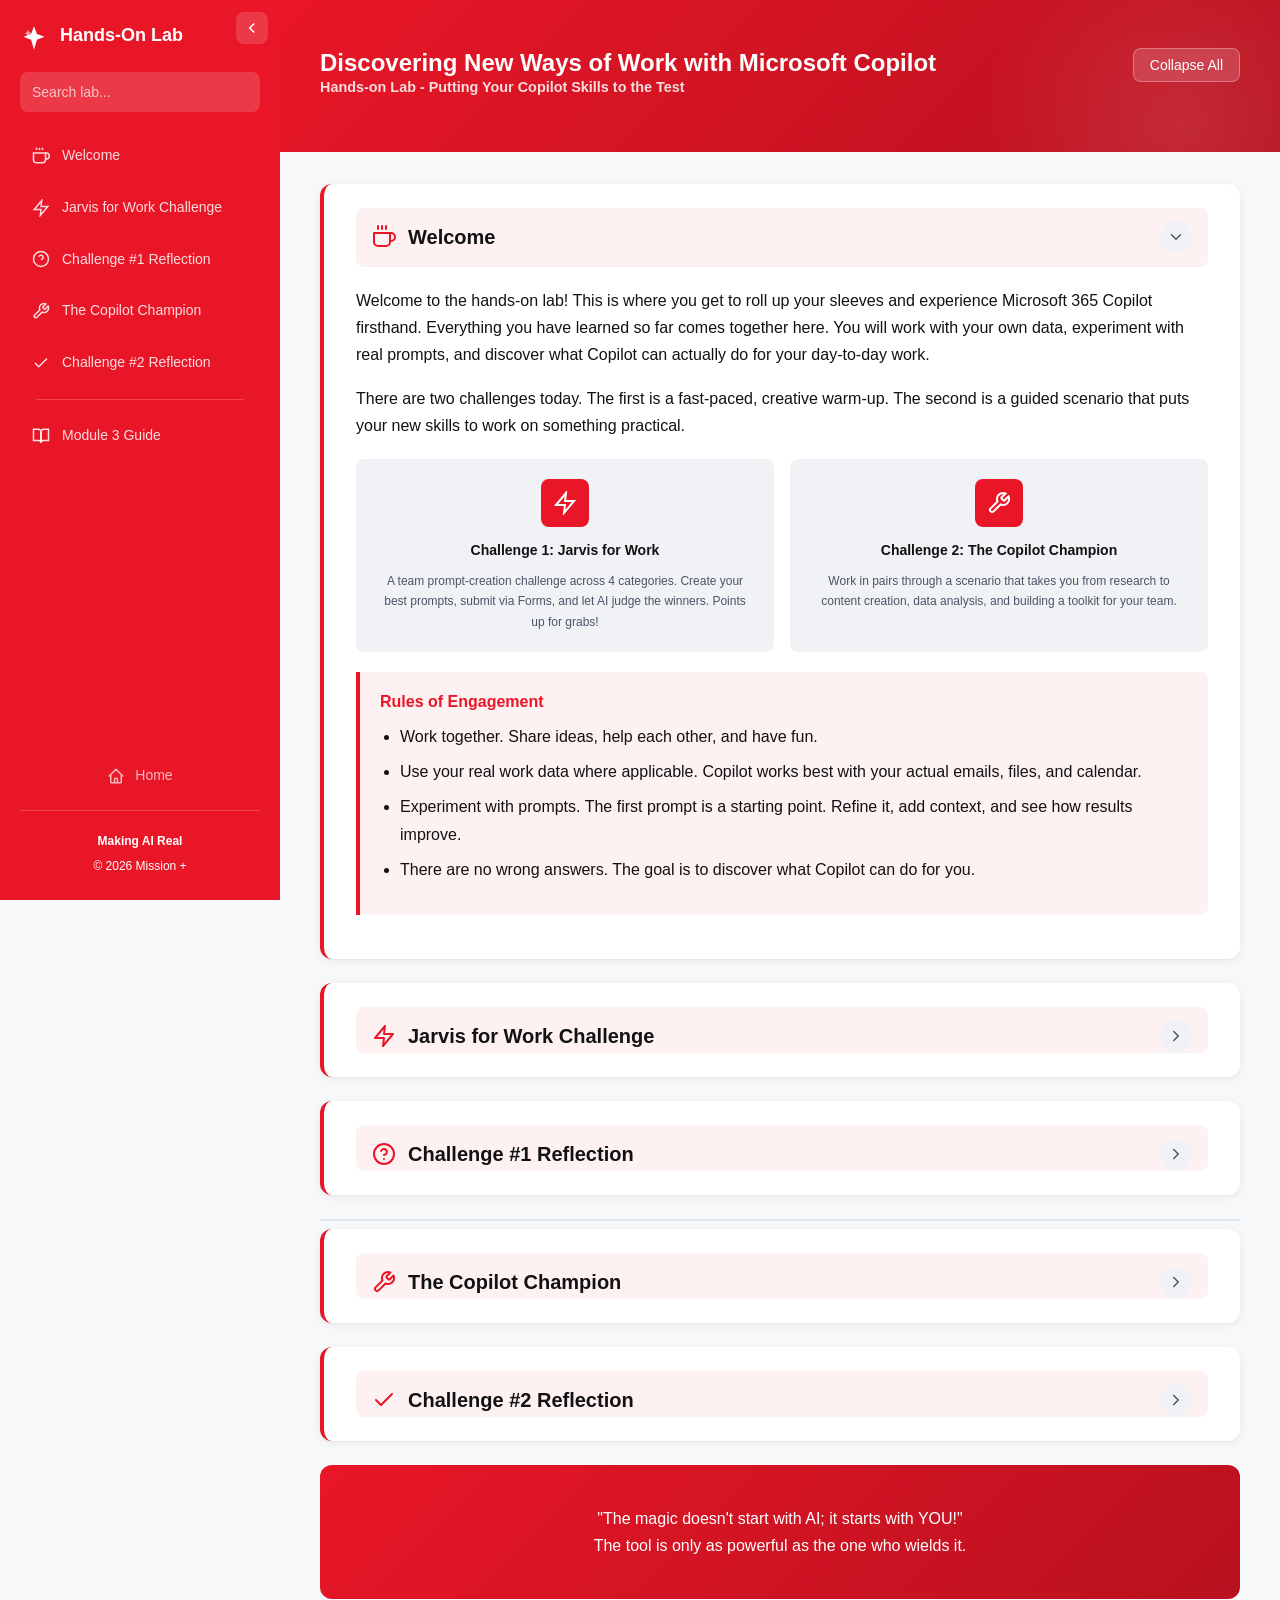
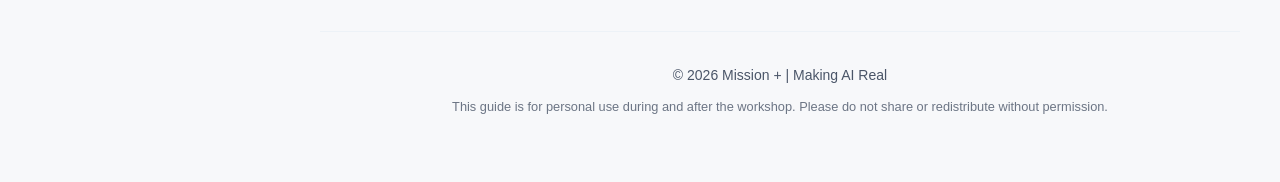
<file: Hands On Lab.html>
<html lang="en"><head>

<!-- Auth check remove before pushing to production
<script>
  if (sessionStorage.getItem('authenticated') !== 'true') {
    window.location.href = 'index.html';
  }
</script>
-->
<script>
(function() {
  var company = null;
  try { company = JSON.parse(sessionStorage.getItem('active_company') || 'null'); } catch(e) {}
  if (!company || !company.colors) return;
  var c = company.colors;
  var root = document.documentElement;
  function rgb(hex) {
    if (!hex || hex.length < 7) return '0,0,0';
    return parseInt(hex.slice(1,3),16)+','+parseInt(hex.slice(3,5),16)+','+parseInt(hex.slice(5,7),16);
  }
  if (c.primary) {
    var pr = rgb(c.primary);
    root.style.setProperty('--brand-primary',      c.primary);
    root.style.setProperty('--color-primary',      c.primary);
    root.style.setProperty('--primary-color',      c.primary);
    root.style.setProperty('--gradient-start',     c.primary);
    root.style.setProperty('--color-info',         c.primary);
    root.style.setProperty('--color-primary-light','rgba('+pr+',0.08)');
    root.style.setProperty('--color-primary-muted','rgba('+pr+',0.06)');
    root.style.setProperty('--color-primary-focus','rgba('+pr+',0.20)');
    root.style.setProperty('--color-primary-pale', 'rgba('+pr+',0.08)');
    root.style.setProperty('--color-nav-hover',    'rgba('+pr+',0.12)');
    root.style.setProperty('--color-bg-highlight', 'rgba('+pr+',0.06)');
    root.style.setProperty('--info-box-bg',        'rgba('+pr+',0.08)');
    root.style.setProperty('--color-info-bg',      'rgba('+pr+',0.08)');
    root.style.setProperty('--color-subsection-bg','rgba('+pr+',0.05)');
  }
  if (c.primaryDark) {
    root.style.setProperty('--brand-primary-dark', c.primaryDark);
    root.style.setProperty('--brand-secondary',    c.primaryDark);
    root.style.setProperty('--color-primary-dark', c.primaryDark);
    root.style.setProperty('--secondary-color',    c.primaryDark);
    root.style.setProperty('--gradient-end',       c.primaryDark);
  }
  if (c.primaryLight) {
    root.style.setProperty('--brand-primary-light',c.primaryLight);
  }
  if (c.accent) {
    var ar = rgb(c.accent);
    root.style.setProperty('--brand-accent',       c.accent);
    root.style.setProperty('--color-accent',       c.accent);
    root.style.setProperty('--accent-color',       c.accent);
    root.style.setProperty('--color-accent-light', 'rgba('+ar+',0.10)');
    root.style.setProperty('--color-accent-muted', 'rgba('+ar+',0.05)');
    root.style.setProperty('--color-accent-border','rgba('+ar+',0.30)');
  }
  if (c.sidebarBg) {
    root.style.setProperty('--brand-sidebar-bg',   c.sidebarBg);
    root.style.setProperty('--color-sidebar-bg',   c.sidebarBg);
  }
})();
</script>

    <meta charset="UTF-8">
    <meta name="viewport" content="width=device-width, initial-scale=1.0">
    <title>Discovering New Ways of Work with Microsoft Copilot - Hands-on Lab</title>
    <link rel="preconnect" href="https://fonts.googleapis.com">
    <link rel="preconnect" href="https://fonts.gstatic.com" crossorigin="">
    <link href="https://fonts.googleapis.com/css2?family=JetBrains+Mono:wght@400;500&amp;family=Inter:wght@400;500;600&amp;family=Manrope:wght@500;600;700;800&amp;display=swap" rel="stylesheet">
    <link rel="stylesheet" href="../styles.css">
    <!-- BRAND-CSS: Uncomment and set customer stylesheet to rebrand -->
    <link rel="stylesheet" href="../customer-brand.css">
    <style>
        /* ============================================================
           MODULE-3 HANDS-ON SPECIFIC STYLES
           ============================================================ */

        /* Habit and Copilot tool tag badges */
        .habit-tag {
            display: inline-block;
            font-size: 0.7rem;
            font-weight: 600;
            padding: 2px 8px;
            border-radius: 12px;
            background: var(--color-primary-muted, #e8f0fe);
            color: var(--color-primary, #1a73e8);
            margin-right: 4px;
            margin-bottom: 4px;
        }

        .copilot-tool-tag {
            display: inline-block;
            font-size: 0.7rem;
            font-weight: 600;
            padding: 2px 8px;
            border-radius: 12px;
            background: var(--color-accent-light, #fff8e1);
            color: var(--color-accent-dark, #b45309);
            margin-right: 4px;
            margin-bottom: 4px;
        }

        .habit-tags {
            display: flex;
            flex-wrap: wrap;
            gap: 4px;
            margin-bottom: 12px;
            align-items: center;
        }

        .habit-tags-label {
            font-size: 0.75rem;
            color: var(--color-text-secondary, #64748b);
            font-weight: 500;
            margin-right: 8px;
            display: flex;
            align-items: center;
            gap: 4px;
        }

        /* Scenario narrative box */
        .scenario-narrative {
            background: linear-gradient(135deg, var(--color-primary-muted, #e8f0fe), var(--color-bg-section, #f8f9fa));
            border-left: 4px solid var(--color-primary, #1a73e8);
            border-radius: 0 12px 12px 0;
            padding: 24px;
            margin: 20px 0;
            font-size: 1.05rem;
            line-height: 1.7;
            color: var(--color-text-primary, #1a1a2e);
            font-style: italic;
        }

        /* Challenge card styling (collapsible) */
        .challenge-card {
            background: white;
            border: 1px solid var(--color-border, #e2e8f0);
            border-radius: 12px;
            margin: 20px 0;
            position: relative;
            transition: all 0.3s ease;
        }

        .challenge-card:hover {
            box-shadow: 0 4px 12px rgba(0, 0, 0, 0.08);
        }

        .challenge-card-header {
            display: flex;
            justify-content: space-between;
            align-items: flex-start;
            padding: 24px 24px 16px 24px;
            cursor: pointer;
            user-select: none;
        }

        .challenge-card-header-left {
            flex: 1;
        }

        .challenge-card-toggle {
            background: none;
            border: none;
            cursor: pointer;
            padding: 4px;
            color: var(--color-text-secondary, #64748b);
            transition: transform 0.3s ease;
            flex-shrink: 0;
            margin-top: 4px;
        }

        .challenge-card-toggle svg {
            width: 20px;
            height: 20px;
            stroke: currentColor;
            fill: none;
        }

        .challenge-card.collapsed .challenge-card-toggle {
            transform: rotate(-90deg);
        }

        .challenge-card-body {
            padding: 0 24px 24px 24px;
            transition: all 0.3s ease;
        }

        .challenge-card.collapsed .challenge-card-body {
            display: none;
        }

        .challenge-num {
            display: inline-block;
            background: var(--color-primary, #1a73e8);
            color: white;
            font-size: 0.8rem;
            font-weight: 700;
            padding: 4px 14px;
            border-radius: 12px;
            margin-bottom: 8px;
        }

        .challenge-card h4 {
            color: var(--color-primary, #1a73e8);
            margin: 4px 0 12px 0;
            font-size: 1.1rem;
            display: flex;
            align-items: center;
            gap: 8px;
            flex-wrap: wrap;
        }

        .challenge-context {
            background: var(--color-bg-section, #f8f9fa);
            border-radius: 8px;
            padding: 16px;
            margin: 12px 0;
            color: var(--color-text-primary, #1a1a2e);
            line-height: 1.6;
        }

        .challenge-context::before {
            content: "Situation";
            display: block;
            font-size: 0.75rem;
            font-weight: 600;
            text-transform: uppercase;
            letter-spacing: 0.05em;
            color: var(--color-text-secondary, #64748b);
            margin-bottom: 8px;
        }

        .challenge-hint {
            background: var(--color-accent-light, #fff8e1);
            border-left: 3px solid var(--color-accent, #f59e0b);
            border-radius: 0 8px 8px 0;
            padding: 12px 16px;
            margin: 12px 0;
            font-size: 0.9rem;
        }

        .challenge-hint::before {
            content: "Hint";
            display: block;
            font-size: 0.75rem;
            font-weight: 600;
            text-transform: uppercase;
            letter-spacing: 0.05em;
            color: var(--color-accent, #f59e0b);
            margin-bottom: 4px;
        }

        .challenge-discussion {
            background: var(--color-success-bg, #ecfdf5);
            border-left: 3px solid var(--color-success, #10b981);
            border-radius: 0 8px 8px 0;
            padding: 12px 16px;
            margin: 12px 0;
            font-size: 0.9rem;
        }

        .challenge-discussion::before {
            content: "Pair Discussion";
            display: block;
            font-size: 0.75rem;
            font-weight: 600;
            text-transform: uppercase;
            letter-spacing: 0.05em;
            color: var(--color-success, #10b981);
            margin-bottom: 4px;
        }

        /* Step labels for multi-prompt challenges */
        .step-label {
            display: inline-block;
            font-size: 0.75rem;
            font-weight: 700;
            text-transform: uppercase;
            letter-spacing: 0.05em;
            color: var(--color-primary, #1a73e8);
            margin: 16px 0 8px 0;
        }

        .step-label:first-of-type {
            margin-top: 0;
        }

        .step-instruction {
            font-size: 0.9rem;
            color: var(--color-text-primary, #1a1a2e);
            margin: 4px 0 8px 0;
            line-height: 1.5;
        }

        /* Category cards for morning challenge */
        .category-card {
            background: white;
            border: 1px solid var(--color-border, #e2e8f0);
            border-radius: 12px;
            padding: 24px;
            transition: all 0.3s ease;
            border-top: 4px solid var(--color-primary, #1a73e8);
        }

        .category-card:hover {
            transform: translateY(-3px);
            box-shadow: 0 6px 16px rgba(0, 0, 0, 0.1);
        }

        .category-card.useful { border-top-color: #1a73e8; }
        .category-card.creative { border-top-color: #7c3aed; }
        .category-card.fun { border-top-color: #f59e0b; }
        .category-card.time-saving { border-top-color: #10b981; }

        .category-card h4 {
            margin: 0 0 8px 0;
            font-size: 1.05rem;
            display: flex;
            align-items: center;
            gap: 8px;
        }

        .category-card.useful h4 { color: #1a73e8; }
        .category-card.creative h4 { color: #7c3aed; }
        .category-card.fun h4 { color: #f59e0b; }
        .category-card.time-saving h4 { color: #10b981; }

        .category-card p {
            color: var(--color-text-secondary, #64748b);
            font-size: 0.9rem;
            margin: 0 0 12px 0;
        }

        .category-card .example-prompts {
            font-size: 0.85rem;
            color: var(--color-text-primary, #1a1a2e);
        }

        .category-card .example-prompts strong {
            display: block;
            margin-bottom: 4px;
            font-size: 0.75rem;
            text-transform: uppercase;
            letter-spacing: 0.05em;
            color: var(--color-text-secondary, #64748b);
        }

        /* Difficulty badge */
        .difficulty-badge {
            display: inline-block;
            font-size: 0.7rem;
            font-weight: 600;
            padding: 2px 10px;
            border-radius: 12px;
            margin-left: 8px;
        }

        .difficulty-badge.warm-up {
            background: var(--color-success-bg, #ecfdf5);
            color: var(--color-success, #10b981);
        }

        .difficulty-badge.core {
            background: var(--color-primary-muted, #e8f0fe);
            color: var(--color-primary, #1a73e8);
        }

        .difficulty-badge.stretch {
            background: var(--color-accent-light, #fff8e1);
            color: var(--color-accent, #f59e0b);
        }

        /* Sidebar separator */
        .sidebar-separator {
            border: none;
            border-top: 1px solid rgba(255, 255, 255, 0.2);
            margin: 12px 16px;
        }

        .sidebar-cross-link {
            display: flex;
            align-items: center;
            gap: 8px;
            padding: 8px 16px;
            color: rgba(255, 255, 255, 0.7);
            text-decoration: none;
            font-size: 0.85rem;
            transition: color 0.2s ease;
        }

        .sidebar-cross-link:hover {
            color: white;
        }

        .sidebar-cross-link svg {
            width: 16px;
            height: 16px;
            stroke: currentColor;
            fill: none;
        }

        /* Section header background override */
        .section-header {
            background: var(--color-primary-muted, #e8f0fe);
            padding: 12px 16px;
            border-radius: 8px;
            margin-bottom: 20px;
        }

        .section.collapsed .section-header {
            margin-bottom: 0;
        }

        /* Section divider */
        .section-divider {
            border: none;
            border-top: 2px solid var(--color-border, #e2e8f0);
            margin: 8px 0;
        }

        /* Starter prompt in category cards */
        .starter-prompt-label {
            font-size: 0.85rem;
            font-weight: 600;
            color: var(--color-text-secondary, #64748b);
            margin: 12px 0 6px 0;
        }

        .category-card .prompt-box {
            font-size: 0.85rem;
        }

        /* Responsive */
        @media (max-width: 768px) {
            .challenge-card-header { padding: 16px 16px 12px 16px; }
            .challenge-card-body { padding: 0 16px 16px 16px; }
            .scenario-narrative { padding: 16px; font-size: 0.95rem; }
        }
    </style>

    <!-- Fallback for when JavaScript is disabled (e.g., OneDrive/SharePoint preview) -->
    <noscript>
        <style>
            .section.collapsed .section-content { display: block !important; }
            .content-box.collapsed .content-box-content { display: block !important; }
            .challenge-card.collapsed .challenge-card-body { display: block !important; }
        </style>
    </noscript>
</head>
<body>

    <!-- SIDEBAR TOGGLE (mobile) -->
    <button class="sidebar-toggle" id="sidebarToggle">
        <svg viewBox="0 0 24 24" stroke-width="2"><line x1="3" y1="12" x2="21" y2="12"></line><line x1="3" y1="6" x2="21" y2="6"></line><line x1="3" y1="18" x2="21" y2="18"></line></svg>
    </button>

    <!-- SIDEBAR -->
    <nav class="sidebar" id="sidebar"><button class="sidebar-collapse-btn" aria-label="Toggle sidebar" title="Collapse sidebar"><svg viewBox="0 0 24 24" stroke-width="2"><polyline points="15 18 9 12 15 6"></polyline></svg></button>
        <div class="sidebar-header">
            <a href="Main page.html" class="sidebar-home-link" title="Back to Home">
                <svg class="sidebar-icon" viewBox="0 0 24 24">
                    <path d="M12 2L9.5 8.5L3 11l6.5 2.5L12 22l2.5-8.5L21 11l-6.5-2.5L12 2z" fill="currentColor" stroke="none"></path>
                    <path d="M7 5L6 7L4 8l2 1 1 2 1-2 2-1-2-1-1-2z" fill="currentColor" stroke="none" opacity="0.6"></path>
                </svg>
            </a>
            <h1>Hands-On Lab</h1>
        </div>

        <input type="text" class="search-box" id="searchBox" placeholder="Search lab...">

        <ul class="nav-menu">
            <li>
                <a href="#welcome" class="active">
                    <svg viewBox="0 0 24 24"><path d="M18 8h1a4 4 0 0 1 0 8h-1"></path><path d="M2 8h16v9a4 4 0 0 1-4 4H6a4 4 0 0 1-4-4V8z"></path><line x1="6" y1="1" x2="6" y2="4"></line><line x1="10" y1="1" x2="10" y2="4"></line><line x1="14" y1="1" x2="14" y2="4"></line></svg>
                    Welcome
                </a>
            </li>
            <li>
                <a href="#morning-challenge">
                    <svg viewBox="0 0 24 24"><polygon points="13 2 3 14 12 14 11 22 21 10 12 10 13 2"></polygon></svg>
                    Jarvis for Work Challenge
                </a>
            </li>
            <li>
                <a href="#challenge1-reflection">
                    <svg viewBox="0 0 24 24"><circle cx="12" cy="12" r="10"></circle><path d="M9.09 9a3 3 0 0 1 5.83 1c0 2-3 3-3 3"></path><line x1="12" y1="17" x2="12.01" y2="17"></line></svg>
                    Challenge #1 Reflection
                </a>
            </li>
            <li>
                <a href="#afternoon-scenario">
                    <svg viewBox="0 0 24 24"><path d="M14.7 6.3a1 1 0 0 0 0 1.4l1.6 1.6a1 1 0 0 0 1.4 0l3.77-3.77a6 6 0 0 1-7.94 7.94l-6.91 6.91a2.12 2.12 0 0 1-3-3l6.91-6.91a6 6 0 0 1 7.94-7.94l-3.76 3.76z"></path></svg>
                    The Copilot Champion
                </a>
            </li>
            <li>
                <a href="#challenge2-reflection">
                    <svg viewBox="0 0 24 24"><polyline points="20 6 9 17 4 12"></polyline></svg>
                    Challenge #2 Reflection
                </a>
            </li>
            <hr class="sidebar-separator">
            <li>
                <a href="Module 3.html" title="Back to Module 3 Guide">
                    <svg viewBox="0 0 24 24" stroke-width="2" stroke="currentColor" fill="none"><path d="M2 3h6a4 4 0 0 1 4 4v14a3 3 0 0 0-3-3H2z"></path><path d="M22 3h-6a4 4 0 0 0-4 4v14a3 3 0 0 1 3-3h7z"></path></svg>
                    Module 3 Guide
                </a>
            </li>
        </ul>

        <a href="Main page.html" class="sidebar-home-nav" title="Back to Home">
            <svg viewBox="0 0 24 24"><path d="M3 12l2-2m0 0l7-7 7 7M5 10v10a1 1 0 001 1h3m10-11l2 2m-2-2v10a1 1 0 01-1 1h-3m-4 0a1 1 0 01-1-1v-4a1 1 0 011-1h2a1 1 0 011 1v4a1 1 0 01-1 1h-2z"></path></svg>
            Home
        </a>

        <div class="sidebar-footer">
            <div class="tagline">Making AI Real</div>
            <div>© 2026 Mission +</div>
        </div>
    </nav>

    <!-- MAIN CONTENT -->
    <main class="main-content">
        <!-- Page Header -->
        <div class="page-header">
            <div class="page-header-content">
                <div>
                    <h1>Discovering New Ways of Work with Microsoft Copilot<br><span style="font-size: 0.6em; font-weight: 600; opacity: 0.85;">Hands-on Lab - Putting Your Copilot Skills to the Test</span></h1>
                </div>
                <div class="header-controls">
                    <button class="btn-header" id="toggleAllBtn">Collapse All</button>
                </div>
            </div>
        </div>

        <!-- Search No Results -->
        <div class="no-results hidden" id="noResults">
            <svg viewBox="0 0 24 24"><circle cx="11" cy="11" r="8"></circle><line x1="21" y1="21" x2="16.65" y2="16.65"></line></svg>
            <h3>No matching content found</h3>
            <p>Try different keywords or clear the search to see all sections.</p>
        </div>

        <!-- Content Area -->
        <div class="content-area">

        <!-- ============================================================
             SECTION 1: WELCOME (expanded by default)
             ============================================================ -->
        <div class="section" id="welcome" data-section="1">
            <div class="section-accent"></div>
            <div class="section-header" onclick="toggleSection(this)">
                <div class="section-title">
                    <svg xmlns="http://www.w3.org/2000/svg" viewBox="0 0 24 24" fill="none" stroke="currentColor" stroke-width="2" stroke-linecap="round" stroke-linejoin="round"><path d="M18 8h1a4 4 0 0 1 0 8h-1"></path><path d="M2 8h16v9a4 4 0 0 1-4 4H6a4 4 0 0 1-4-4V8z"></path><line x1="6" y1="1" x2="6" y2="4"></line><line x1="10" y1="1" x2="10" y2="4"></line><line x1="14" y1="1" x2="14" y2="4"></line></svg>
                    Welcome
                </div>
                <button class="section-toggle"><svg viewBox="0 0 24 24" fill="none" stroke-width="2" stroke-linecap="round" stroke-linejoin="round"><polyline points="6 9 12 15 18 9"></polyline></svg></button>
            </div>
            <div class="section-content">
                <p>Welcome to the hands-on lab! This is where you get to roll up your sleeves and experience Microsoft 365 Copilot firsthand. Everything you have learned so far comes together here. You will work with your own data, experiment with real prompts, and discover what Copilot can actually do for your day-to-day work.</p>

                <p>There are two challenges today. The first is a fast-paced, creative warm-up. The second is a guided scenario that puts your new skills to work on something practical.</p>

                <div class="card-grid card-grid-2" style="margin-top: 20px;">
                    <div class="feature-card">
                        <div class="feature-card-icon">
                            <svg viewBox="0 0 24 24" fill="none" stroke="white" stroke-width="2"><polygon points="13 2 3 14 12 14 11 22 21 10 12 10 13 2"></polygon></svg>
                        </div>
                        <h4>Challenge 1: Jarvis for Work</h4>
                        <p>A team prompt-creation challenge across 4 categories. Create your best prompts, submit via Forms, and let AI judge the winners. Points up for grabs!</p>
                    </div>
                    <div class="feature-card">
                        <div class="feature-card-icon">
                            <svg viewBox="0 0 24 24" fill="none" stroke="white" stroke-width="2"><path d="M14.7 6.3a1 1 0 0 0 0 1.4l1.6 1.6a1 1 0 0 0 1.4 0l3.77-3.77a6 6 0 0 1-7.94 7.94l-6.91 6.91a2.12 2.12 0 0 1-3-3l6.91-6.91a6 6 0 0 1 7.94-7.94l-3.76 3.76z"></path></svg>
                        </div>
                        <h4>Challenge 2: The Copilot Champion</h4>
                        <p>Work in pairs through a scenario that takes you from research to content creation, data analysis, and building a toolkit for your team.</p>
                    </div>
                </div>

                <div class="info-box" style="margin-top: 20px;">
                    <p><strong>Rules of Engagement</strong></p>
                    <ul style="margin-left: 20px; margin-top: 8px;">
                        <li>Work together. Share ideas, help each other, and have fun.</li>
                        <li>Use your real work data where applicable. Copilot works best with your actual emails, files, and calendar.</li>
                        <li>Experiment with prompts. The first prompt is a starting point. Refine it, add context, and see how results improve.</li>
                        <li>There are no wrong answers. The goal is to discover what Copilot can do for you.</li>
                    </ul>
                </div>
            </div>
        </div>

        <!-- ============================================================
             SECTION 2: CHALLENGE 1 - JARVIS FOR WORK (collapsed)
             ============================================================ -->
        <div class="section collapsed" id="morning-challenge" data-section="2">
            <div class="section-accent"></div>
            <div class="section-header" onclick="toggleSection(this)">
                <div class="section-title">
                    <svg xmlns="http://www.w3.org/2000/svg" viewBox="0 0 24 24" fill="none" stroke="currentColor" stroke-width="2" stroke-linecap="round" stroke-linejoin="round"><polygon points="13 2 3 14 12 14 11 22 21 10 12 10 13 2"></polygon></svg>
                    Jarvis for Work Challenge
                </div>
                <button class="section-toggle"><svg viewBox="0 0 24 24" fill="none" stroke-width="2" stroke-linecap="round" stroke-linejoin="round"><polyline points="6 9 12 15 18 9"></polyline></svg></button>
            </div>
            <div class="section-content">
                <p>Time to put your creativity to the test. In this challenge, each team will design their best Copilot prompts across 4 categories. Each category is worth <strong>25 points</strong>, for a total of 100 points. The team with the highest overall score wins.</p>

                <div class="success-box" style="margin-top: 16px;">
                    <strong>How it works:</strong>
                    <ol style="margin-left: 20px; margin-top: 8px;">
                        <li><strong>Explore</strong> the 4 categories below. Each has a theme and example prompts for inspiration.</li>
                        <li><strong>Create</strong> your team's best prompt for each category (~20 min). You can split up (one person per category) or work together.</li>
                        <li><strong>Submit</strong> your prompts via the Microsoft Forms link below (~5 min).</li>
                    </ol>
                </div>

                <!-- What Good Looks Like -->
                <!-- 4 Category Cards -->
                <h3 style="margin-top: 24px;">The 4 Categories</h3>
                <p>Design one prompt per category. Pick an idea below (or invent your own), then use the design questions to craft something original.</p>

                <div class="card-grid card-grid-2" style="margin-top: 16px;">

                    <!-- Most Useful (25 pts) -->
                    <div class="category-card useful">
                        <h4>
                            <svg viewBox="0 0 24 24" fill="none" stroke="currentColor" stroke-width="2" style="width:22px;height:22px;"><path d="M22 11.08V12a10 10 0 1 1-5.93-9.14"></path><polyline points="22 4 12 14.01 9 11.01"></polyline></svg>
                            Most Useful (25 pts)
                        </h4>
                        <p>Daily drivers that replace manual work. Prompts you would actually use every day.</p>
                        <div class="example-prompts">
                            <strong>Inspiration ideas:</strong>
                            <div style="margin-top: 8px;">
                                <p style="margin-bottom: 6px;"><strong>The Radar</strong> - Surface everything that needs your attention today.</p>
                                <p style="font-size: 0.9rem; color: var(--color-text-secondary); margin-bottom: 12px;"><em>Think about:</em> Which data sources matter most for your role? How would you want urgency categorized?</p>

                                <p style="margin-bottom: 6px;"><strong>The Prep Machine</strong> - Automatically prepare you for your next meeting.</p>
                                <p style="font-size: 0.9rem; color: var(--color-text-secondary); margin-bottom: 12px;"><em>Think about:</em> What context do you need? Past emails with attendees? Related documents? Previous meeting notes?</p>

                                <p style="margin-bottom: 6px;"><strong>The Waiting-On-Me List</strong> - Find everything you're blocking.</p>
                                <p style="font-size: 0.9rem; color: var(--color-text-secondary);"><em>Think about:</em> Emails, approvals, chat messages? Do you want it grouped by person, by project, or by urgency?</p>
                            </div>
                        </div>
                    </div>

                    <!-- Most Creative (25 pts) -->
                    <div class="category-card creative">
                        <h4>
                            <svg viewBox="0 0 24 24" fill="none" stroke="currentColor" stroke-width="2" style="width:22px;height:22px;"><path d="M12 2v4"></path><path d="m6.34 6.34-2.83 2.83"></path><path d="M2 12h4"></path><path d="m6.34 17.66-2.83-2.83"></path><path d="M12 18v4"></path><path d="m17.66 17.66 2.83-2.83"></path><path d="M18 12h4"></path><path d="m17.66 6.34 2.83 2.83"></path><circle cx="12" cy="12" r="4"></circle></svg>
                            Most Creative (25 pts)
                        </h4>
                        <p>Reveal hidden insights in your data. Prompts that make you see your own work differently.</p>
                        <div class="example-prompts">
                            <strong>Inspiration ideas:</strong>
                            <div style="margin-top: 8px;">
                                <p style="margin-bottom: 6px;"><strong>The Crystal Ball</strong> - Predict what's likely to become a problem in the coming week.</p>
                                <p style="font-size: 0.9rem; color: var(--color-text-secondary); margin-bottom: 12px;"><em>Think about:</em> Recurring topics without resolution? Deadlines people are getting nervous about? Threads where the tone is shifting?</p>

                                <p style="margin-bottom: 6px;"><strong>Personality Profiler</strong> - Analyze your communication style across emails and chats.</p>
                                <p style="font-size: 0.9rem; color: var(--color-text-secondary); margin-bottom: 12px;"><em>Think about:</em> Do you write differently to different people? Are you more formal in email vs Teams? What patterns would surprise you?</p>

                                <p style="margin-bottom: 6px;"><strong>Relationship Mapper</strong> - Discover who you collaborate with most and how.</p>
                                <p style="font-size: 0.9rem; color: var(--color-text-secondary);"><em>Think about:</em> Frequency vs depth of interaction? Are there key people you've lost touch with? Who are your hidden collaborators outside your immediate team?</p>
                            </div>
                        </div>
                    </div>

                    <!-- Most Fun (25 pts) -->
                    <div class="category-card fun">
                        <h4>
                            <svg viewBox="0 0 24 24" fill="none" stroke="currentColor" stroke-width="2" style="width:22px;height:22px;"><circle cx="12" cy="12" r="10"></circle><path d="M8 14s1.5 2 4 2 4-2 4-2"></path><line x1="9" y1="9" x2="9.01" y2="9"></line><line x1="15" y1="9" x2="15.01" y2="9"></line></svg>
                            Most Fun (25 pts)
                        </h4>
                        <p>Entertaining yet surprisingly accurate insights. Prompts that make everyone laugh and think.</p>
                        <div class="example-prompts">
                            <strong>Inspiration ideas:</strong>
                            <div style="margin-top: 8px;">
                                <p style="margin-bottom: 6px;"><strong>Calendar Health Report</strong> - Get a doctor-style diagnosis of your calendar.</p>
                                <p style="font-size: 0.9rem; color: var(--color-text-secondary); margin-bottom: 12px;"><em>Think about:</em> What are the symptoms (back-to-back meetings, vague titles like "Sync")? What tests would you run (hours in meetings vs focus time)? What would the prescription be?</p>

                                <p style="margin-bottom: 6px;"><strong>Work Wrapped</strong> - Your week (or month) in review, Spotify Wrapped style.</p>
                                <p style="font-size: 0.9rem; color: var(--color-text-secondary); margin-bottom: 12px;"><em>Think about:</em> Your top collaborators, most-used phrases, busiest day, longest email thread, most-repeated meeting topic. What stats would be funny to see?</p>

                                <p style="margin-bottom: 6px;"><strong>The Alter Ego</strong> - Have Copilot describe your work persona based purely on your data.</p>
                                <p style="font-size: 0.9rem; color: var(--color-text-secondary);"><em>Think about:</em> If someone only saw your emails, chats, and calendar, what would they conclude about you? What's your "work character archetype"?</p>
                            </div>
                        </div>
                    </div>

                    <!-- Most Time-Saving (25 pts) -->
                    <div class="category-card time-saving">
                        <h4>
                            <svg viewBox="0 0 24 24" fill="none" stroke="currentColor" stroke-width="2" style="width:22px;height:22px;"><circle cx="12" cy="12" r="10"></circle><polyline points="12 6 12 12 16 14"></polyline></svg>
                            Most Time-Saving (25 pts)
                        </h4>
                        <p>Compress hours into minutes. Prompts that automate the tedious parts of work.</p>
                        <div class="example-prompts">
                            <strong>Inspiration ideas:</strong>
                            <div style="margin-top: 8px;">
                                <p style="margin-bottom: 6px;"><strong>The Follow-Up Machine</strong> - Generate follow-up messages for every open thread you haven't responded to.</p>
                                <p style="font-size: 0.9rem; color: var(--color-text-secondary); margin-bottom: 12px;"><em>Think about:</em> Which channels to scan? How far back to look? Do you want just drafts, or also a priority ranking of what to reply to first?</p>

                                <p style="margin-bottom: 6px;"><strong>The Status Generator</strong> - Auto-create your weekly status update from your actual activity.</p>
                                <p style="font-size: 0.9rem; color: var(--color-text-secondary); margin-bottom: 12px;"><em>Think about:</em> Which projects should it cover? What format does your team use? Should it pull from emails, meetings, completed tasks, or all of the above?</p>

                                <p style="margin-bottom: 6px;"><strong>The Meeting Killer</strong> - Identify meetings that could have been an email and draft the email instead.</p>
                                <p style="font-size: 0.9rem; color: var(--color-text-secondary);"><em>Think about:</em> Which meetings had low participation or no clear outcome? What would a replacement async update look like?</p>
                            </div>
                        </div>
                    </div>
                </div>

                <!-- Tips for Writing Great Prompts -->
                <details style="margin-top: 24px; border-radius: 8px; overflow: hidden;">
                    <summary class="section-header" style="display: flex; align-items: center; gap: 10px; cursor: pointer; list-style: none; margin-bottom: 0;">
                        <div class="section-title">
                            <svg viewBox="0 0 24 24" fill="none" stroke="currentColor" stroke-width="2" stroke-linecap="round" stroke-linejoin="round" style="width:20px;height:20px;"><circle cx="12" cy="12" r="10"></circle><line x1="12" y1="8" x2="12" y2="12"></line><line x1="12" y1="16" x2="12.01" y2="16"></line></svg>
                            Tips for Writing Great Prompts
                        </div>
                        <button class="section-toggle" style="pointer-events:none;"><svg viewBox="0 0 24 24" fill="none" stroke-width="2" stroke-linecap="round" stroke-linejoin="round"><polyline points="6 9 12 15 18 9"></polyline></svg></button>
                    </summary>
                    <div style="padding: 16px 4px;">
                        <ul style="list-style: disc; margin-left: 20px; line-height: 2;">
                            <li><strong>Be specific about what you want.</strong> "Summarize my emails" is okay. "Summarize emails from my manager this week about the product launch, grouped by topic" is better.</li>
                            <li><strong>Tell Copilot the format.</strong> Want bullet points? A table? A 3-sentence summary? Say so.</li>
                            <li><strong>Give it a role.</strong> "As my executive assistant, review my calendar for next week and flag any conflicts or preparation I need to do."</li>
                            <li><strong>Set constraints.</strong> "Keep it under 200 words." "Focus only on action items." "Exclude anything before March."</li>
                            <li><strong>Iterate.</strong> Your first prompt rarely gives the perfect result. Refine based on what comes back.</li>
                        </ul>
                    </div>
                </details>

                <!-- Submission Instructions -->
                <h3 style="margin-top: 24px;">Submit Your Prompts</h3>
                <p>When your team is ready, submit one prompt per category using the form below. You will make 4 submissions total (one for each category).</p>

                <div class="info-box" style="margin-top: 12px;">
                    <p style="font-size: 1.2rem;">
                        <svg viewBox="0 0 24 24" fill="none" stroke="currentColor" stroke-width="2" style="width:20px;height:20px;vertical-align:middle;margin-right:6px;"><path d="M14 2H6a2 2 0 0 0-2 2v16a2 2 0 0 0 2 2h12a2 2 0 0 0 2-2V8z"></path><polyline points="14 2 14 8 20 8"></polyline><line x1="16" y1="13" x2="8" y2="13"></line><line x1="16" y1="17" x2="8" y2="17"></line><polyline points="10 9 9 9 8 9"></polyline></svg>
                        <strong>Submission Form:</strong> <a href="https://forms.cloud.microsoft/r/WtHsxtuUZn" target="_blank" style="color: var(--color-primary); font-weight: 600; text-decoration: underline;">Open Microsoft Forms</a>
                    </p>
                    <p style="margin-top: 8px; font-size: 0.9rem; color: var(--color-text-secondary);">For each submission, enter: your <strong>Team Name</strong>, select the <strong>Category</strong>, and paste your <strong>Prompt</strong>.</p>
                </div>

            </div>
        </div>

        <!-- ============================================================
             SECTION 3: CHALLENGE #1 REFLECTION (collapsed)
             ============================================================ -->
        <div class="section collapsed" id="challenge1-reflection" data-section="3">
            <div class="section-accent"></div>
            <div class="section-header" onclick="toggleSection(this)">
                <div class="section-title">
                    <svg xmlns="http://www.w3.org/2000/svg" viewBox="0 0 24 24" fill="none" stroke="currentColor" stroke-width="2" stroke-linecap="round" stroke-linejoin="round"><circle cx="12" cy="12" r="10"></circle><path d="M9.09 9a3 3 0 0 1 5.83 1c0 2-3 3-3 3"></path><line x1="12" y1="17" x2="12.01" y2="17"></line></svg>
                    Challenge #1 Reflection
                </div>
                <button class="section-toggle"><svg viewBox="0 0 24 24" fill="none" stroke-width="2" stroke-linecap="round" stroke-linejoin="round"><polyline points="6 9 12 15 18 9"></polyline></svg></button>
            </div>
            <div class="section-content">
                <p>Before we move on, take a moment as a team to discuss what you discovered during the Jarvis for Work Challenge.</p>

                <div class="card-grid" style="margin-top: 20px; display: grid; grid-template-columns: repeat(auto-fit, minmax(250px, 1fr)); gap: 20px;">
                    <div class="feature-card">
                        <div class="feature-card-icon">
                            <svg viewBox="0 0 24 24" fill="none" stroke="white" stroke-width="2"><path d="M9.663 17h4.673M12 3v1m6.364 1.636l-.707.707M21 12h-1M4 12H3m3.343-5.657l-.707-.707m2.828 9.9a5 5 0 117.072 0l-.548.547A3.374 3.374 0 0014 18.469V19a2 2 0 11-4 0v-.531c0-.895-.356-1.754-.988-2.386l-.548-.547z"></path></svg>
                        </div>
                        <h4>What made a great prompt?</h4>
                        <p>Looking at the winning prompts, what made them stand out? What patterns do you notice in effective Copilot prompts?</p>
                    </div>
                    <div class="feature-card">
                        <div class="feature-card-icon">
                            <svg viewBox="0 0 24 24" fill="none" stroke="white" stroke-width="2"><circle cx="12" cy="12" r="10"></circle><path d="M9.09 9a3 3 0 0 1 5.83 1c0 2-3 3-3 3"></path><line x1="12" y1="17" x2="12.01" y2="17"></line></svg>
                        </div>
                        <h4>What surprised you?</h4>
                        <p>Was there a moment where Copilot did something you did not expect? Where did it exceed or fall short of your expectations?</p>
                    </div>
                    <div class="feature-card">
                        <div class="feature-card-icon">
                            <svg viewBox="0 0 24 24" fill="none" stroke="white" stroke-width="2"><path d="M22 11.08V12a10 10 0 1 1-5.93-9.14"></path><polyline points="22 4 12 14.01 9 11.01"></polyline></svg>
                        </div>
                        <h4>Your most useful prompt?</h4>
                        <p>Pick one prompt from today that you will start using in your actual work. What is it, and why did you choose it?</p>
                    </div>
                </div>
            </div>
        </div>

        <hr class="section-divider">

        <!-- ============================================================
             SECTION 4: CHALLENGE 2 - THE COPILOT CHAMPION (collapsed)
             ============================================================ -->
        <div class="section collapsed" id="afternoon-scenario" data-section="4">
            <div class="section-accent"></div>
            <div class="section-header" onclick="toggleSection(this)">
                <div class="section-title">
                    <svg xmlns="http://www.w3.org/2000/svg" viewBox="0 0 24 24" fill="none" stroke="currentColor" stroke-width="2" stroke-linecap="round" stroke-linejoin="round"><path d="M14.7 6.3a1 1 0 0 0 0 1.4l1.6 1.6a1 1 0 0 0 1.4 0l3.77-3.77a6 6 0 0 1-7.94 7.94l-6.91 6.91a2.12 2.12 0 0 1-3-3l6.91-6.91a6 6 0 0 1 7.94-7.94l-3.76 3.76z"></path></svg>
                    The Copilot Champion
                </div>
                <button class="section-toggle"><svg viewBox="0 0 24 24" fill="none" stroke-width="2" stroke-linecap="round" stroke-linejoin="round"><polyline points="6 9 12 15 18 9"></polyline></svg></button>
            </div>
            <div class="section-content">
                <p style="color: var(--color-text-secondary); margin-bottom: 16px;">Duration: ~60 minutes | Work in pairs</p>

                <!-- Scenario Narrative -->
                <div class="scenario-narrative">
                    You have just been appointed as the Copilot Champion for your department. Your manager expects you to lead the team's AI adoption, but honestly, you are still figuring it out yourself. You have one week before your first team presentation. Time to use Copilot to become the champion your team needs.
                </div>

                <div class="info-box" style="margin-top: 16px;">
                    <p><strong>Your mission:</strong> Work through 4 challenges that follow a natural progression -- from getting oriented, to preparing your team, to understanding their needs, to equipping them for success. Each challenge builds on the last.</p>
                </div>

                <!-- Challenge 1: Know Your Mission -->
                <div class="challenge-card">
                    <div class="challenge-card-header" onclick="this.parentElement.classList.toggle('collapsed')">
                        <div class="challenge-card-header-left">
                            <div class="challenge-num">Challenge 1</div>
                            <h4>
                                Know Your Mission
                                <span class="difficulty-badge warm-up">Warm-up</span>
                            </h4>
                            <div class="habit-tags">
                                <span class="habit-tags-label">
                                    <svg viewBox="0 0 24 24" fill="none" stroke="currentColor" stroke-width="2" style="width:14px;height:14px;"><polygon points="12 2 15.09 8.26 22 9.27 17 14.14 18.18 21.02 12 17.77 5.82 21.02 7 14.14 2 9.27 8.91 8.26 12 2"></polygon></svg>
                                    Habits:
                                </span>
                                <span class="habit-tag">MH4 Research Assistant</span>
                                <span class="copilot-tool-tag">Copilot Chat (Web)</span>
                            </div>
                        </div>
                        <button class="challenge-card-toggle">
                            <svg viewBox="0 0 24 24" stroke-width="2" stroke-linecap="round" stroke-linejoin="round"><polyline points="6 9 12 15 18 9"></polyline></svg>
                        </button>
                    </div>
                    <div class="challenge-card-body">
                        <div class="challenge-context">
                            You have just been named your department's Copilot Champion. Congratulations! But what does that actually mean? Before you can lead anyone, you need to understand the role, what success looks like, and what resources are available. Time to do some research using publicly available materials.
                        </div>

                        <div class="prompt-box" style="margin: 12px 0;">
                            <button class="copy-btn" onclick="copyPrompt(this)">
                                <svg viewBox="0 0 24 24" fill="none" stroke="currentColor" stroke-width="2"><rect x="9" y="9" width="13" height="13" rx="2" ry="2"></rect><path d="M5 15H4a2 2 0 0 1-2-2V4a2 2 0 0 1 2-2h9a2 2 0 0 1 2 2v1"></path></svg>
                                Copy
                            </button>
                            <div class="prompt-text">Search the web for information about what a Microsoft 365 Copilot Champion does. Focus on official Microsoft resources, the Microsoft Copilot adoption playbook, and reputable sources. Summarize your findings into a brief overview covering: (1) what a Copilot Champion is expected to do and their typical responsibilities, (2) any recommended goals or success metrics for driving AI adoption, (3) resources, communities, or training paths available for Copilot Champions. Keep the summary practical and actionable.</div>
                        </div>

                        <div class="challenge-hint">
                            Try following up with more specific questions like "What are common challenges Copilot Champions face in the first 30 days?" or "What does a typical Copilot adoption timeline look like?" Refine your search by asking for specific frameworks or templates.
                        </div>

                        <div class="challenge-discussion">
                            What did you learn about the Copilot Champion role? Were there resources or communities you did not know existed? How could this web research approach save time when starting any new initiative?
                        </div>
                    </div>
                </div>

                <!-- Challenge 2: Rally the Troops -->
                <div class="challenge-card">
                    <div class="challenge-card-header" onclick="this.parentElement.classList.toggle('collapsed')">
                        <div class="challenge-card-header-left">
                            <div class="challenge-num">Challenge 2</div>
                            <h4>
                                Rally the Troops
                                <span class="difficulty-badge core">Core</span>
                            </h4>
                            <div class="habit-tags">
                                <span class="habit-tags-label">
                                    <svg viewBox="0 0 24 24" fill="none" stroke="currentColor" stroke-width="2" style="width:14px;height:14px;"><polygon points="12 2 15.09 8.26 22 9.27 17 14.14 18.18 21.02 12 17.77 5.82 21.02 7 14.14 2 9.27 8.91 8.26 12 2"></polygon></svg>
                                    Habits:
                                </span>
                                <span class="habit-tag">MH5 Content Creator</span>
                                <span class="copilot-tool-tag">Copilot in Word</span>
                                <span class="copilot-tool-tag">Copilot in PowerPoint</span>
                            </div>
                        </div>
                        <button class="challenge-card-toggle">
                            <svg viewBox="0 0 24 24" stroke-width="2" stroke-linecap="round" stroke-linejoin="round"><polyline points="6 9 12 15 18 9"></polyline></svg>
                        </button>
                    </div>
                    <div class="challenge-card-body">
                        <div class="challenge-context">
                            Your department head has asked you to present at next week's team meeting. The goal: get your colleagues excited about Copilot and help them understand what it can do for their specific work. You need a briefing that is clear, relevant, and not just another corporate slide deck.
                        </div>

                        <div class="step-label">Step 1: Create the outline in Word</div>
                        <p class="step-instruction">Open a new Word document and use Copilot in Word to draft an outline for your team briefing. Review the outline, refine it, and make sure it covers the key points your team needs to hear.</p>

                        <div class="prompt-box" style="margin: 8px 0 16px 0;">
                            <button class="copy-btn" onclick="copyPrompt(this)">
                                <svg viewBox="0 0 24 24" fill="none" stroke="currentColor" stroke-width="2"><rect x="9" y="9" width="13" height="13" rx="2" ry="2"></rect><path d="M5 15H4a2 2 0 0 1-2-2V4a2 2 0 0 1 2-2h9a2 2 0 0 1 2 2v1"></path></svg>
                                Copy
                            </button>
                            <div class="prompt-text">Draft a structured outline for a 10-minute team briefing about Microsoft 365 Copilot. Include these sections: (1) a simple explanation of what Copilot is and how it works, (2) three specific examples of how it can help with common tasks, (3) a brief FAQ covering the top concerns people usually have about AI at work (privacy, accuracy, job impact), and (4) a clear next step for the team to try. Keep the tone conversational and practical, not salesy.</div>
                        </div>

                        <div class="step-label">Step 2: Create the presentation in PowerPoint</div>
                        <p class="step-instruction">Once you are happy with your Word document, open PowerPoint and use Copilot in PowerPoint to create a presentation from the document you just created.</p>

                        <div class="prompt-box" style="margin: 8px 0;">
                            <button class="copy-btn" onclick="copyPrompt(this)">
                                <svg viewBox="0 0 24 24" fill="none" stroke="currentColor" stroke-width="2"><rect x="9" y="9" width="13" height="13" rx="2" ry="2"></rect><path d="M5 15H4a2 2 0 0 1-2-2V4a2 2 0 0 1 2-2h9a2 2 0 0 1 2 2v1"></path></svg>
                                Copy
                            </button>
                            <div class="prompt-text">Create a presentation from [/file]. Keep it concise with clear visuals, one key message per slide, and a professional but approachable design. Aim for 6-8 slides.</div>
                        </div>

                        <div class="challenge-hint">
                            After generating the presentation, try asking Copilot to "Add speaker notes to all slides." You can also ask it to add an agenda slide or a closing slide with next steps.
                        </div>

                        <div class="challenge-discussion">
                            How close was the first draft to something you would actually present? What was the difference between starting in Word versus going straight to PowerPoint? How many rounds of refinement did it take?
                        </div>
                    </div>
                </div>

                <!-- Challenge 3: Read the Room -->
                <div class="challenge-card">
                    <div class="challenge-card-header" onclick="this.parentElement.classList.toggle('collapsed')">
                        <div class="challenge-card-header-left">
                            <div class="challenge-num">Challenge 3</div>
                            <h4>
                                Read the Room
                                <span class="difficulty-badge core">Core</span>
                            </h4>
                            <div class="habit-tags">
                                <span class="habit-tags-label">
                                    <svg viewBox="0 0 24 24" fill="none" stroke="currentColor" stroke-width="2" style="width:14px;height:14px;"><polygon points="12 2 15.09 8.26 22 9.27 17 14.14 18.18 21.02 12 17.77 5.82 21.02 7 14.14 2 9.27 8.91 8.26 12 2"></polygon></svg>
                                    Habits:
                                </span>
                                <span class="habit-tag">MH7 Data Analyst</span>
                                <span class="copilot-tool-tag">Copilot Chat (Web or Work)</span>
                            </div>
                        </div>
                        <button class="challenge-card-toggle">
                            <svg viewBox="0 0 24 24" stroke-width="2" stroke-linecap="round" stroke-linejoin="round"><polyline points="6 9 12 15 18 9"></polyline></svg>
                        </button>
                    </div>
                    <div class="challenge-card-body">
                        <div class="challenge-context">
                            Before your presentation, you decided to run a quick pulse check. You sent your colleagues a short survey asking about their biggest time sinks, comfort level with AI, and concerns about using AI at work. The responses are in. Now you need to make sense of them.
                        </div>

                        <p style="margin: 12px 0; font-size: 0.9rem;"><strong>Download the survey data:</strong> <a href="Survey-Data.xlsx" download="" style="color: var(--color-primary); font-weight: 600;">Survey-Data.xlsx</a></p>

                        <p class="step-instruction">Open Copilot Chat and upload the Excel file. Then use the prompt below to analyze the results.</p>

                        <div class="prompt-box" style="margin: 8px 0;">
                            <button class="copy-btn" onclick="copyPrompt(this)">
                                <svg viewBox="0 0 24 24" fill="none" stroke="currentColor" stroke-width="2"><rect x="9" y="9" width="13" height="13" rx="2" ry="2"></rect><path d="M5 15H4a2 2 0 0 1-2-2V4a2 2 0 0 1 2-2h9a2 2 0 0 1 2 2v1"></path></svg>
                                Copy
                            </button>
                            <div class="prompt-text">Analyze the attached survey data about our team's AI readiness. Give me: (1) the top 3 biggest time sinks reported by the team, (2) an overall comfort level with AI tools -- group respondents into "enthusiastic," "curious but cautious," and "skeptical," (3) the most common concerns about AI at work, and (4) specific recommendations for how I should tailor my Copilot introduction based on these findings. Present the analysis as a brief summary I can reference during my presentation, with key statistics highlighted.</div>
                        </div>

                        <div class="challenge-hint">
                            Try asking follow-up questions like "Create a chart showing the distribution of comfort levels" or "Which department has the highest AI readiness?" You can also ask Copilot to cross-reference the time sinks with the comfort levels to find your best early adopters.
                        </div>

                        <div class="challenge-discussion">
                            How well did Copilot identify patterns in the data? Did the recommendations feel actionable? How would data-driven insights like these change how you approach team communication?
                        </div>
                    </div>
                </div>

                <!-- Challenge 4: The Champion's Toolkit -->
                <div class="challenge-card">
                    <div class="challenge-card-header" onclick="this.parentElement.classList.toggle('collapsed')">
                        <div class="challenge-card-header-left">
                            <div class="challenge-num">Challenge 4</div>
                            <h4>
                                The Champion's Toolkit
                                <span class="difficulty-badge stretch">Stretch</span>
                            </h4>
                            <div class="habit-tags">
                                <span class="habit-tags-label">
                                    <svg viewBox="0 0 24 24" fill="none" stroke="currentColor" stroke-width="2" style="width:14px;height:14px;"><polygon points="12 2 15.09 8.26 22 9.27 17 14.14 18.18 21.02 12 17.77 5.82 21.02 7 14.14 2 9.27 8.91 8.26 12 2"></polygon></svg>
                                    Habits:
                                </span>
                                <span class="habit-tag">MH4 Research Assistant</span>
                                <span class="habit-tag">MH6 Document Insights</span>
                                <span class="copilot-tool-tag">Copilot Chat (Web)</span>
                                <span class="copilot-tool-tag">Researcher Agent</span>
                            </div>
                        </div>
                        <button class="challenge-card-toggle">
                            <svg viewBox="0 0 24 24" stroke-width="2" stroke-linecap="round" stroke-linejoin="round"><polyline points="6 9 12 15 18 9"></polyline></svg>
                        </button>
                    </div>
                    <div class="challenge-card-body">
                        <div class="challenge-context">
                            The presentation went well and your colleagues are interested. Now they want something practical -- a quick-start guide they can use on day one. Your job is to pull together a "Getting Started with Copilot" toolkit: concise, skimmable, and immediately useful. This is your most complex challenge yet -- it combines deep research with the ability to distill information into something anyone can pick up and use.
                        </div>

                        <div class="step-label">Step 1: Deep research</div>
                        <p class="step-instruction">Use Copilot Chat (Web) to conduct a thorough research on Microsoft 365 Copilot best practices, tips, and getting-started guidance from official and reputable sources. Save the research report as a Word document.</p>

                        <div class="prompt-box" style="margin: 8px 0 16px 0;">
                            <button class="copy-btn" onclick="copyPrompt(this)">
                                <svg viewBox="0 0 24 24" fill="none" stroke="currentColor" stroke-width="2"><rect x="9" y="9" width="13" height="13" rx="2" ry="2"></rect><path d="M5 15H4a2 2 0 0 1-2-2V4a2 2 0 0 1 2-2h9a2 2 0 0 1 2 2v1"></path></svg>
                                Copy
                            </button>
                            <div class="prompt-text">Conduct a deep research on getting started with Microsoft 365 Copilot. Target audience: general busy business professionals. Search for official Microsoft documentation, adoption guides, best practices, and expert recommendations. Cover: (1) what Copilot can do across Chat and Microsoft 365 apps, (2) the most effective prompting techniques and common mistakes to avoid, (3) privacy and data handling -- what Copilot can and cannot access, (4) real-world success stories or use cases from organizations that have adopted Copilot, and (5) recommended first-week activities for new Copilot users. Compile everything into a comprehensive research report with sources cited.</div>
                        </div>

                        <div class="step-label">Step 2: Create the guide</div>
                        <p class="step-instruction">Using the research report you just saved, ask Copilot to distill it into a practical, one-page quick-start guide for your team.</p>

                        <div class="prompt-box" style="margin: 8px 0;">
                            <button class="copy-btn" onclick="copyPrompt(this)">
                                <svg viewBox="0 0 24 24" fill="none" stroke="currentColor" stroke-width="2"><rect x="9" y="9" width="13" height="13" rx="2" ry="2"></rect><path d="M5 15H4a2 2 0 0 1-2-2V4a2 2 0 0 1 2-2h9a2 2 0 0 1 2 2v1"></path></svg>
                                Copy
                            </button>
                            <div class="prompt-text">Using the research report I just created, distill the key information into a practical "Getting Started with Copilot" guide for my team. Structure it as: (1) "What is Copilot?" -- a 2-sentence explanation anyone can understand, (2) "5 Things to Try on Day One" -- specific prompts for common tasks like email triage, meeting prep, and document drafting, (3) "FAQ" -- answers to the top 5 questions people ask about Copilot, and (4) "Pro Tips" -- 3 advanced techniques for getting more out of Copilot. Keep the language simple, avoid jargon, and make it skimmable. This should fit on one page.</div>
                        </div>

                        <div class="challenge-hint">
                            This is a two-step challenge by design. The research report gives Copilot a rich knowledge base to draw from, and the guide prompt asks it to distill and reformat. Compare the guide to your research report -- notice how the distillation step creates something much more usable. Try asking Copilot to create an FAQ section based on the concerns from your earlier survey analysis.
                        </div>

                        <div class="challenge-discussion">
                            How did you break this complex task into smaller prompts? What was the difference between the research report and the final guide? Would your team actually use this guide?
                        </div>
                    </div>
                </div>

            </div>
        </div>

        <!-- ============================================================
             SECTION 5: CHALLENGE #2 REFLECTION (collapsed)
             ============================================================ -->
        <div class="section collapsed" id="challenge2-reflection" data-section="5">
            <div class="section-accent"></div>
            <div class="section-header" onclick="toggleSection(this)">
                <div class="section-title">
                    <svg xmlns="http://www.w3.org/2000/svg" viewBox="0 0 24 24" fill="none" stroke="currentColor" stroke-width="2" stroke-linecap="round" stroke-linejoin="round"><polyline points="20 6 9 17 4 12"></polyline></svg>
                    Challenge #2 Reflection
                </div>
                <button class="section-toggle"><svg viewBox="0 0 24 24" fill="none" stroke-width="2" stroke-linecap="round" stroke-linejoin="round"><polyline points="6 9 12 15 18 9"></polyline></svg></button>
            </div>
            <div class="section-content">
                <p>You have just gone through the full Copilot Champion journey -- from research to content creation, data analysis, and building a toolkit. Take a moment to reflect on the experience.</p>

                <div class="card-grid" style="margin-top: 20px; display: grid; grid-template-columns: repeat(auto-fit, minmax(250px, 1fr)); gap: 20px;">
                    <div class="feature-card">
                        <div class="feature-card-icon">
                            <svg viewBox="0 0 24 24" fill="none" stroke="white" stroke-width="2"><path d="M22 11.08V12a10 10 0 1 1-5.93-9.14"></path><polyline points="22 4 12 14.01 9 11.01"></polyline></svg>
                        </div>
                        <h4>What will you take back to your team?</h4>
                        <p>Which prompt, technique, or output from today would be most valuable to share with your colleagues? What is the first thing you will try in your actual work?</p>
                    </div>
                    <div class="feature-card">
                        <div class="feature-card-icon">
                            <svg viewBox="0 0 24 24" fill="none" stroke="white" stroke-width="2"><path d="M14.7 6.3a1 1 0 0 0 0 1.4l1.6 1.6a1 1 0 0 0 1.4 0l3.77-3.77a6 6 0 0 1-7.94 7.94l-6.91 6.91a2.12 2.12 0 0 1-3-3l6.91-6.91a6 6 0 0 1 7.94-7.94l-3.76 3.76z"></path></svg>
                        </div>
                        <h4>What did you learn about working with AI?</h4>
                        <p>How did your prompting improve across the 4 challenges? What did you discover about how to get better results from Copilot?</p>
                    </div>
                    <div class="feature-card">
                        <div class="feature-card-icon">
                            <svg viewBox="0 0 24 24" fill="none" stroke="white" stroke-width="2"><path d="M2 3h6a4 4 0 0 1 4 4v14a3 3 0 0 0-3-3H2z"></path><path d="M22 3h-6a4 4 0 0 0-4 4v14a3 3 0 0 1 3-3h7z"></path></svg>
                        </div>
                        <h4>One thing to apply at work?</h4>
                        <p>Think about one specific area in your daily work where you can apply what you learned today. What is it, and how will you get started?</p>
                    </div>
                </div>

                <div class="success-box" style="margin-top: 24px;">
                    <strong>Key Takeaways</strong>
                    <ul style="margin-left: 20px; margin-top: 8px;">
                        <li><strong>Start with what you know.</strong> The best prompts come from your own work. The more specific and grounded your prompt is, the better the result.</li>
                        <li><strong>Iterate, don't accept.</strong> Your first prompt is a draft. Refine it based on what Copilot gives you back. Add constraints, change the format, narrow the scope.</li>
                        <li><strong>Make it a habit.</strong> The prompts that save the most time are the ones you use repeatedly. Find your daily drivers and build them into your routine.</li>
                        <li><strong>Share what works.</strong> When you find a great prompt, share it with your team. One person's discovery can save everyone time.</li>
                    </ul>
                </div>

                <div class="info-box" style="margin-top: 16px;">
                    <p><strong>What is next?</strong> Visit the <a href="Module 3.html" style="color: var(--color-primary); font-weight: 600;">Module 3 reference guide</a> anytime to revisit the 7 AI Habits, tips, and techniques from today's workshop. Your Copilot journey starts now.</p>
                </div>
            </div>
        </div>

        <!-- Quote Banner -->
        <div class="quote-banner">
            <p class="quote">"The magic doesn't start with AI; it starts with YOU!"</p>
            <p class="subtext">The tool is only as powerful as the one who wields it.</p>
        </div>

        <!-- Content Footer -->
        <div class="content-footer">
            <p>© 2026 Mission + | Making AI Real</p>
            <p>This guide is for personal use during and after the workshop. Please do not share or redistribute without permission.</p>
        </div><!-- /content-footer -->

        </div><!-- /content-area -->
    </main>

    <!-- Toast Notification -->
    <div class="toast" id="toast">
        <svg viewBox="0 0 24 24"><polyline points="20 6 9 17 4 12"></polyline></svg>
        Copied to clipboard
    </div>

    <!-- Back to Top -->
    <button class="back-to-top" id="backToTop">
        <svg viewBox="0 0 24 24"><polyline points="18 15 12 9 6 15"></polyline></svg>
    </button>

    <!-- Design System (shared) -->
    <script src="scripts.js"></script>
    <script>
    // Fix cross-link navigation: scripts.js preventDefault()'s all .nav-menu a clicks
    // for smooth-scroll on DOMContentLoaded. This runs after to clone non-hash links,
    // stripping event listeners and restoring default browser navigation.
    window.addEventListener('DOMContentLoaded', function() {
        setTimeout(function() {
            document.querySelectorAll('.nav-menu a').forEach(function(link) {
                if (!link.getAttribute('href').startsWith('#')) {
                    var clone = link.cloneNode(true);
                    link.parentNode.replaceChild(clone, link);
                }
            });
        }, 0);
    });
    </script>


</body></html>
</file>
<file: styles.css>
/* ================================================================
   AI DEMOCRATIX — DESIGN SYSTEM
   styles.css v1.0
   
   Shared CSS framework for all customer-facing HTML deliverables.
   This file contains:
   - CSS variable system (brand block + system tokens)
   - Reset and base typography
   - Sidebar navigation
   - Page header and main layout
   - Sections (collapsible)
   - Content boxes (collapsible)
   - Cards and grid layouts
   - Prompt boxes with copy buttons
   - Info / Warning / Success boxes
   - Toast notification
   - Back-to-top button
   - Search highlighting
   - Progress bar
   - Utility classes
   - Animations
   - Responsive breakpoints
   - Print styles
   
   USAGE:
   Each HTML file links this stylesheet and embeds only its own
   module-specific CSS. Brand injection is done by overriding the
   variables in the "BRAND VARIABLES" block below.
   ================================================================ */


/* ================================================================
   BRAND VARIABLES — SWAP THIS BLOCK PER CLIENT
   
   The microsite-generator skill replaces only this section.
   Everything below adapts automatically via variable references.
   ================================================================ */
:root {
    /* ============================================================
       BRAND: Tier 1 - Base brand colors (set per customer)
       The rebranding skill only needs these 4 values.
       ============================================================ */
    --brand-primary:          #23545B;
    --brand-primary-dark:     #1A3F44;
    --brand-accent:           #B48E56;
    --brand-sidebar-bg:       #1A1A2E;

    /* ============================================================
       BRAND: Tier 2 - Derived brand colors (computed from Tier 1)
       The rebranding skill generates these from the base colors.
       ============================================================ */
    --color-primary:          var(--brand-primary);
    --color-primary-dark:     var(--brand-primary-dark);
    --color-primary-light:    rgba(35, 84, 91, 0.08);
    --color-primary-muted:    rgba(35, 84, 91, 0.06);
    --color-accent:           var(--brand-accent);
    --color-accent-dark:      #1A3F44;
    --color-accent-light:     rgba(180, 142, 86, 0.10);
    --color-accent-muted:     rgba(180, 142, 86, 0.05);
    --color-accent-border:    rgba(180, 142, 86, 0.30);
    --color-subsection-bg:    #EEF3F4;
    --color-nav-hover:        rgba(35, 84, 91, 0.12);
    --color-primary-focus:    rgba(35, 84, 91, 0.20);
    --color-sidebar-bg:       var(--brand-sidebar-bg);
    --gradient-start:         var(--brand-primary);
    --gradient-end:           var(--brand-primary-dark);

    /* Secondary brand color (supporting elements - not customer-specific) */
    --color-secondary:        #808285;
    --color-secondary-dark:   #666666;
    --color-secondary-light:  #9A9C9E;

    /* ============================================================
       BRAND: Legacy aliases (used by module inline CSS)
       These map to the canonical names above. Will be removed
       once modules are refactored to use canonical names only.
       ============================================================ */
    --primary-color:          var(--color-primary);
    --secondary-color:        var(--color-primary-dark);
    --accent-color:           var(--color-accent);
    --dark-text:              var(--color-text-primary);
    --gray-text:              var(--color-text-secondary);
    --light-bg:               var(--color-bg-section);
    --info-box-bg:            var(--color-primary-light);
    --success-green:          #00A36C;
    --success-box-bg:         rgba(0, 163, 108, 0.1);
    --warning-box-bg:         rgba(255, 185, 0, 0.1);
}


/* ================================================================
   SYSTEM TOKENS - DO NOT CHANGE PER CLIENT
   
   These values are universal across all clients and templates.
   ================================================================ */
:root {
    /* --- Status Colors --- */
    --color-success:          #00875A;
    --color-success-bg:       rgba(0, 135, 90, 0.08);
    --color-warning:          #F59E0B;
    --color-warning-bg:       rgba(245, 158, 11, 0.10);
    --color-info:             var(--color-primary);
    --color-info-bg:          var(--color-primary-light);
    --color-error:            #D13438;
    --color-error-bg:         rgba(209, 52, 56, 0.08);

    /* --- Text Colors --- */
    --color-text-primary:     #333333;
    --color-text-secondary:   #666666;
    --color-text-muted:       #999999;
    --color-text-inverse:     #FFFFFF;

    /* --- Background Colors --- */
    --color-bg-page:          #FAFAFA;
    --color-bg-card:          #FFFFFF;
    --color-bg-section:       #F4F4F4;
    --color-bg-highlight:     var(--color-primary-muted);

    /* --- Border --- */
    --color-border:           #E0E0E0;
    --color-border-light:     #EEEEEE;

    /* --- Typography --- */
    --font-family:            'Segoe UI', -apple-system, BlinkMacSystemFont, sans-serif;
    --font-mono:              'Consolas', 'Monaco', 'Courier New', monospace;

    --font-size-xs:           0.75rem;    /* 12px */
    --font-size-sm:           0.875rem;   /* 14px */
    --font-size-base:         1rem;       /* 16px */
    --font-size-lg:           1.125rem;   /* 18px */
    --font-size-xl:           1.25rem;    /* 20px */
    --font-size-2xl:          1.5rem;     /* 24px */
    --font-size-3xl:          2rem;       /* 32px */

    --font-weight-normal:     400;
    --font-weight-medium:     500;
    --font-weight-semibold:   600;
    --font-weight-bold:       700;

    --line-height-tight:      1.25;
    --line-height-normal:     1.5;
    --line-height-relaxed:    1.7;

    /* --- Spacing Scale --- */
    --space-1:                4px;
    --space-2:                8px;
    --space-3:                12px;
    --space-4:                16px;
    --space-5:                20px;
    --space-6:                24px;
    --space-8:                32px;
    --space-10:               40px;
    --space-12:               48px;
    --space-16:               64px;

    /* --- Border Radius --- */
    --radius-sm:              4px;
    --radius-md:              8px;
    --radius-lg:              12px;
    --radius-xl:              16px;
    --radius-full:            9999px;

    /* --- Shadows --- */
    --shadow-sm:              0 1px 2px rgba(0, 0, 0, 0.05);
    --shadow-md:              0 4px 12px rgba(0, 0, 0, 0.08);
    --shadow-lg:              0 8px 24px rgba(0, 0, 0, 0.12);
    --shadow-card:            0 2px 8px rgba(0, 0, 0, 0.06), 0 1px 2px rgba(0, 0, 0, 0.04);

    /* --- Transitions --- */
    --transition-fast:        150ms ease;
    --transition-normal:      250ms ease;
    --transition-slow:        400ms ease;

    /* --- Layout --- */
    --sidebar-width:          280px;
}


/* ================================================================
   RESET & BASE STYLES
   ================================================================ */
*, *::before, *::after {
    margin: 0;
    padding: 0;
    box-sizing: border-box;
}

html {
    scroll-behavior: smooth;
}

body {
    font-family: var(--font-family);
    font-size: var(--font-size-base);
    line-height: var(--line-height-relaxed);
    color: var(--color-text-primary);
    background-color: var(--color-bg-page);
}

a {
    color: var(--color-primary);
    text-decoration: none;
}

a:hover {
    text-decoration: underline;
}

img {
    max-width: 100%;
    height: auto;
}


/* ================================================================
   SIDEBAR
   ================================================================ */
.sidebar {
    position: fixed;
    top: 0;
    left: 0;
    width: var(--sidebar-width);
    height: 100vh;
    background: var(--color-primary);
    color: var(--color-text-inverse);
    padding: var(--space-6) var(--space-5);
    overflow-y: auto;
    z-index: 1000;
    display: flex;
    flex-direction: column;
    transition: transform var(--transition-normal);
}

/* --- Sidebar Header --- */
.sidebar-header {
    display: flex;
    align-items: flex-start;
    gap: var(--space-3);
    margin-bottom: var(--space-5);
    padding-right: var(--space-8);
}

.sidebar-home-link {
    display: flex;
    align-items: center;
    text-decoration: none;
    flex-shrink: 0;
}

.sidebar-icon {
    width: 28px;
    height: 28px;
    fill: var(--color-text-inverse);
}

.sidebar h1 {
    font-size: var(--font-size-lg);
    font-weight: var(--font-weight-semibold);
    line-height: var(--line-height-tight);
    color: var(--color-text-inverse);
}

/* --- Progress Bar (sidebar) --- */
.progress-bar-container {
    margin-bottom: var(--space-5);
}

.progress-bar {
    height: 4px;
    background: rgba(255, 255, 255, 0.2);
    border-radius: var(--radius-full);
    overflow: hidden;
}

.progress-fill {
    height: 100%;
    background: var(--color-text-inverse);
    border-radius: var(--radius-full);
    transition: width var(--transition-slow);
    width: 0%;
}

/* --- Search Box (sidebar) --- */
.search-box {
    width: 100%;
    padding: var(--space-3);
    margin-bottom: var(--space-5);
    border: none;
    border-radius: var(--radius-md);
    background: rgba(255, 255, 255, 0.15);
    color: var(--color-text-inverse);
    font-size: var(--font-size-sm);
    font-family: var(--font-family);
}

.search-box::placeholder {
    color: rgba(255, 255, 255, 0.7);
}

.search-box:focus {
    outline: none;
    background: rgba(255, 255, 255, 0.25);
}

/* --- Navigation Menu --- */
.nav-menu {
    list-style: none;
    flex: 1;
}

.nav-menu a {
    display: flex;
    align-items: center;
    gap: var(--space-3);
    padding: var(--space-3);
    color: rgba(255, 255, 255, 0.85);
    text-decoration: none;
    border-radius: var(--radius-md);
    font-size: var(--font-size-sm);
    transition: all var(--transition-fast);
    margin-bottom: var(--space-1);
}

.nav-menu a:hover {
    background: rgba(255, 255, 255, 0.15);
    color: var(--color-text-inverse);
    text-decoration: none;
}

.nav-menu a.active {
    background: rgba(255, 255, 255, 0.2);
    color: var(--color-text-inverse);
    font-weight: var(--font-weight-semibold);
}

.nav-menu svg {
    width: 18px;
    height: 18px;
    stroke: currentColor;
    fill: none;
    stroke-width: 2;
    flex-shrink: 0;
}

/* --- Sidebar Home Nav --- */
.sidebar-home-nav {
    display: flex;
    align-items: center;
    justify-content: center;
    gap: 10px;
    padding: 10px var(--space-5);
    margin: 0 var(--space-3) var(--space-3);
    text-decoration: none;
    color: rgba(255, 255, 255, 0.7);
    font-size: var(--font-size-sm);
    font-weight: var(--font-weight-medium);
    border-radius: var(--radius-sm);
    transition: all 0.2s ease;
}

.sidebar-home-nav:hover {
    background: rgba(255, 255, 255, 0.1);
    color: var(--color-text-inverse);
}

.sidebar-home-nav svg {
    width: 18px;
    height: 18px;
    stroke: currentColor;
    fill: none;
    stroke-width: 2;
    stroke-linecap: round;
    stroke-linejoin: round;
    flex-shrink: 0;
}

/* --- Sidebar Footer --- */
.sidebar-footer {
    margin-top: auto;
    padding-top: var(--space-5);
    border-top: 1px solid rgba(255, 255, 255, 0.2);
    text-align: center;
    font-size: var(--font-size-xs);
}

.sidebar-footer .tagline {
    font-weight: var(--font-weight-semibold);
    margin-bottom: var(--space-1);
}

.sidebar-footer a {
    color: rgba(255, 255, 255, 0.8);
    text-decoration: none;
}

.sidebar-footer a:hover {
    color: var(--color-text-inverse);
    text-decoration: underline;
}

/* --- Sidebar Toggle (mobile) --- */
.sidebar-toggle {
    display: none;
    position: fixed;
    top: var(--space-4);
    left: var(--space-4);
    width: 44px;
    height: 44px;
    background: var(--color-primary);
    color: var(--color-text-inverse);
    border: none;
    border-radius: var(--radius-md);
    cursor: pointer;
    z-index: 1100;
    align-items: center;
    justify-content: center;
    box-shadow: var(--shadow-md);
}

.sidebar-toggle svg {
    width: 24px;
    height: 24px;
    stroke: currentColor;
    fill: none;
}

/* --- Sidebar Collapse Button (always visible) --- */
.sidebar-collapse-btn {
    position: absolute;
    top: var(--space-3);
    right: var(--space-3);
    z-index: 10;
    background: rgba(255, 255, 255, 0.15);
    border: none;
    border-radius: var(--radius-md);
    width: 32px;
    height: 32px;
    display: flex;
    align-items: center;
    justify-content: center;
    cursor: pointer;
    transition: background var(--transition-fast);
}

.sidebar-collapse-btn:hover {
    background: rgba(255, 255, 255, 0.25);
}

.sidebar-collapse-btn svg {
    width: 18px;
    height: 18px;
    stroke: var(--color-text-inverse);
    fill: none;
}

/* --- Sidebar Collapsed State --- */
.sidebar.sidebar-collapsed {
    width: 0 !important;
    padding: 0 !important;
    overflow: hidden !important;
}

.sidebar.sidebar-collapsed .sidebar-header,
.sidebar.sidebar-collapsed .nav-menu,
.sidebar.sidebar-collapsed .search-box,
.sidebar.sidebar-collapsed .sidebar-footer,
.sidebar.sidebar-collapsed .progress-bar-container {
    display: none !important;
}

.sidebar.sidebar-collapsed .sidebar-collapse-btn {
    position: fixed;
    top: var(--space-3);
    left: var(--space-3);
    z-index: 1001;
    background: var(--color-primary);
    border: none;
    border-radius: var(--radius-md);
    width: 36px;
    height: 36px;
    display: flex !important;
    align-items: center;
    justify-content: center;
    cursor: pointer;
    box-shadow: var(--shadow-md);
}

.sidebar.sidebar-collapsed .sidebar-collapse-btn:hover {
    background: var(--color-primary-dark);
}

.sidebar.sidebar-collapsed .sidebar-collapse-btn svg {
    stroke: var(--color-text-inverse);
    transform: rotate(180deg);
}

.sidebar.sidebar-collapsed ~ .main-content {
    margin-left: 0 !important;
}


/* ================================================================
   MAIN CONTENT LAYOUT
   ================================================================ */
.main-content {
    margin-left: var(--sidebar-width);
    min-height: 100vh;
}

/* --- Page Header --- */
.page-header {
    background: linear-gradient(135deg, var(--color-primary) 0%, var(--color-primary-dark) 100%);
    color: var(--color-text-inverse);
    padding: var(--space-12) var(--space-10);
    position: relative;
    overflow: hidden;
}

.page-header::before {
    content: '';
    position: absolute;
    top: -50%;
    right: -10%;
    width: 400px;
    height: 400px;
    background: radial-gradient(circle, rgba(255, 255, 255, 0.1) 0%, transparent 70%);
    border-radius: 50%;
}

.page-header-content {
    position: relative;
    z-index: 1;
    display: flex;
    justify-content: space-between;
    align-items: flex-start;
    gap: var(--space-6);
}

.page-header h1 {
    font-size: var(--font-size-2xl);
    font-weight: var(--font-weight-bold);
    margin-bottom: var(--space-2);
    line-height: var(--line-height-tight);
}

.page-header p {
    font-size: var(--font-size-base);
    opacity: 0.9;
}

.header-controls {
    display: flex;
    gap: var(--space-3);
    flex-shrink: 0;
}

.btn-header {
    padding: var(--space-2) var(--space-4);
    background: rgba(255, 255, 255, 0.15);
    border: 1px solid rgba(255, 255, 255, 0.3);
    border-radius: var(--radius-md);
    color: var(--color-text-inverse);
    font-size: var(--font-size-sm);
    font-family: var(--font-family);
    cursor: pointer;
    transition: background var(--transition-fast);
}

.btn-header:hover {
    background: rgba(255, 255, 255, 0.25);
}

/* --- Content Area --- */
.content-area {
    padding: var(--space-8) var(--space-10);
}


/* ================================================================
   SECTIONS (collapsible)
   
   Pattern: .collapsed class = collapsed state.
   Chevron points down by default, rotates -90deg when collapsed.
   ================================================================ */
.section {
    background: var(--color-bg-card);
    border-radius: var(--radius-lg);
    padding: var(--space-6) var(--space-8);
    margin-bottom: var(--space-6);
    box-shadow: var(--shadow-card);
    border-left: 4px solid var(--color-primary);
}

.section-header {
    display: flex;
    align-items: center;
    justify-content: space-between;
    cursor: pointer;
    padding-bottom: var(--space-4);
    border-bottom: 1px solid var(--color-bg-section);
    margin-bottom: var(--space-5);
}

.section-title {
    display: flex;
    align-items: center;
    gap: var(--space-3);
    font-size: var(--font-size-xl);
    font-weight: var(--font-weight-bold);
    color: var(--color-text-primary);
}

.section-title svg {
    width: 24px;
    height: 24px;
    stroke: var(--color-primary);
    fill: none;
    stroke-width: 2;
}

.section-toggle {
    width: 32px;
    height: 32px;
    background: var(--color-bg-section);
    border: none;
    border-radius: var(--radius-full);
    cursor: pointer;
    display: flex;
    align-items: center;
    justify-content: center;
    transition: all var(--transition-fast);
}

.section-toggle:hover {
    background: var(--color-primary-muted);
}

.section-toggle svg {
    width: 18px;
    height: 18px;
    stroke: var(--color-text-secondary);
    fill: none;
    transition: transform var(--transition-normal);
}

/* Collapsed state */
.section.collapsed .section-content {
    display: none;
}

.section.collapsed .section-toggle svg {
    transform: rotate(-90deg);
}

.section.collapsed .section-header {
    border-bottom: none;
    margin-bottom: 0;
    padding-bottom: 0;
}

/* --- Section Content Typography --- */
.section-content h3 {
    color: var(--color-primary);
    font-size: var(--font-size-lg);
    font-weight: var(--font-weight-semibold);
    margin: var(--space-6) 0 var(--space-4);
}

.section-content h3:first-child {
    margin-top: 0;
}

.section-content p {
    margin-bottom: var(--space-4);
    color: var(--color-text-primary);
}

.section-content ul,
.section-content ol {
    margin-left: var(--space-5);
    margin-bottom: var(--space-4);
}

.section-content li {
    margin-bottom: var(--space-2);
}


/* ================================================================
   CONTENT BOXES (collapsible subsections)
   
   Same pattern: .collapsed class = collapsed state.
   ================================================================ */
.content-box {
    background: white;
    border: 1px solid var(--color-border, #e0e0e0);
    border-radius: var(--radius-md);
    padding: var(--space-6);
    margin: var(--space-5) 0;
}

.content-box:first-child {
    margin-top: 0;
}

.content-box-title {
    display: flex;
    align-items: center;
    gap: var(--space-3);
    font-size: var(--font-size-lg);
    font-weight: var(--font-weight-semibold);
    color: var(--color-text-primary);
    margin-bottom: var(--space-4);
}

.content-box-title svg {
    width: 22px;
    height: 22px;
    stroke: var(--color-primary);
    fill: none;
    stroke-width: 2;
}

.content-box p:last-child {
    margin-bottom: 0;
}

/* Collapsible content box */
.content-box .content-box-header {
    display: flex;
    align-items: center;
    justify-content: space-between;
    cursor: pointer;
    margin-bottom: var(--space-4);
}

.content-box .content-box-header .content-box-title {
    margin-bottom: 0;
}

.content-box .content-box-toggle {
    width: 28px;
    height: 28px;
    background: var(--color-bg-card);
    border: 1px solid var(--color-border);
    border-radius: var(--radius-full);
    cursor: pointer;
    display: flex;
    align-items: center;
    justify-content: center;
    transition: all var(--transition-fast);
    flex-shrink: 0;
}

.content-box .content-box-toggle:hover {
    background: var(--color-primary-muted);
    border-color: var(--color-primary);
}

.content-box .content-box-toggle svg {
    width: 16px;
    height: 16px;
    stroke: var(--color-text-secondary);
    fill: none;
    stroke-width: 2;
    transition: transform var(--transition-normal);
}

.content-box.collapsed .content-box-toggle svg {
    transform: rotate(-90deg);
}

.content-box.collapsed .content-box-content {
    display: none;
}

.content-box.collapsed .content-box-header {
    margin-bottom: 0;
}

/* Shaded header for collapsible content boxes (non-highlight) */
.content-box:not(.highlight) .content-box-header {
    background: var(--color-subsection-bg, #EEF3F4);
    margin: calc(-1 * var(--space-6)) calc(-1 * var(--space-6)) var(--space-4) calc(-1 * var(--space-6));
    padding: var(--space-4) var(--space-6);
    border-radius: var(--radius-lg) var(--radius-lg) 0 0;
    border-bottom: 1px solid var(--color-border-light, #EEEEEE);
}

.content-box:not(.highlight).collapsed .content-box-header {
    margin-bottom: calc(-1 * var(--space-6));
    border-radius: var(--radius-lg);
    border-bottom: none;
}

/* Highlighted content box (e.g. "Try This Prompt") */
.content-box.highlight {
    border: 2px solid var(--color-primary);
}

.content-box.highlight .content-box-header .content-box-title,
.content-box.highlight > .content-box-title {
    background: var(--color-primary);
    color: var(--color-text-inverse);
    margin: calc(-1 * var(--space-6));
    margin-bottom: var(--space-4);
    padding: var(--space-4) var(--space-6);
    border-radius: var(--radius-md) var(--radius-md) 0 0;
    font-size: var(--font-size-xl);
}

.content-box.highlight .content-box-header {
    background: var(--color-primary);
    margin: calc(-1 * var(--space-6));
    margin-bottom: var(--space-4);
    padding: var(--space-4) var(--space-6);
    border-radius: var(--radius-md) var(--radius-md) 0 0;
}

.content-box.highlight .content-box-header .content-box-title {
    margin: 0;
    padding: 0;
    background: transparent;
    border-radius: 0;
}

.content-box.highlight.collapsed .content-box-header {
    margin-bottom: calc(-1 * var(--space-6));
    border-radius: var(--radius-md);
}

.content-box.highlight .content-box-title svg,
.content-box.highlight .content-box-header .content-box-title svg {
    stroke: var(--color-text-inverse);
}

.content-box.highlight .content-box-toggle {
    background: rgba(255, 255, 255, 0.2);
    border-color: rgba(255, 255, 255, 0.3);
}

.content-box.highlight .content-box-toggle:hover {
    background: rgba(255, 255, 255, 0.3);
}

.content-box.highlight .content-box-toggle svg {
    stroke: var(--color-text-inverse);
}


/* ================================================================
   CARDS & GRID LAYOUTS
   ================================================================ */
.card-grid {
    display: grid;
    grid-template-columns: repeat(auto-fit, minmax(200px, 1fr));
    gap: var(--space-4);
    margin: var(--space-5) 0;
}

.card-grid-3 {
    grid-template-columns: repeat(3, 1fr);
}

.card-grid-2 {
    grid-template-columns: repeat(2, 1fr);
}

/* --- Feature Card --- */
.feature-card {
    background: var(--color-bg-section);
    border-radius: var(--radius-md);
    padding: var(--space-5);
    text-align: center;
    transition: transform var(--transition-fast), box-shadow var(--transition-fast);
}

.feature-card:hover {
    transform: translateY(-3px);
    box-shadow: var(--shadow-md);
}

.feature-card-icon {
    width: 48px;
    height: 48px;
    margin: 0 auto var(--space-3);
    background: var(--color-primary);
    border-radius: var(--radius-md);
    display: flex;
    align-items: center;
    justify-content: center;
}

.feature-card-icon svg {
    width: 24px;
    height: 24px;
    stroke: var(--color-text-inverse);
    fill: none;
    stroke-width: 2;
}

.feature-card h4 {
    font-size: var(--font-size-sm);
    font-weight: var(--font-weight-semibold);
    color: var(--color-text-primary);
    margin-bottom: var(--space-2);
}

.feature-card p {
    font-size: var(--font-size-xs);
    color: var(--color-text-secondary);
    margin: 0;
}

/* --- Landing Page Card (elevated hover) --- */
.landing-card {
    background: var(--color-bg-card);
    border-radius: var(--radius-xl);
    padding: var(--space-6);
    box-shadow: var(--shadow-card);
    transition: transform var(--transition-fast), box-shadow var(--transition-fast);
    text-decoration: none;
    color: inherit;
    display: block;
}

.landing-card:hover {
    transform: translateY(-6px);
    box-shadow: var(--shadow-lg);
    text-decoration: none;
}

/* --- Rule Card (numbered) --- */
.rules-grid {
    display: grid;
    grid-template-columns: repeat(3, 1fr);
    gap: var(--space-4);
    margin: var(--space-5) 0;
}

.rule-card {
    background: var(--color-bg-card);
    border: 1px solid var(--color-bg-section);
    border-radius: var(--radius-lg);
    padding: var(--space-5);
    text-align: center;
    transition: border-color var(--transition-fast), box-shadow var(--transition-fast);
}

.rule-card:hover {
    border-color: var(--color-primary);
    box-shadow: var(--shadow-md);
}

.rule-number {
    width: 40px;
    height: 40px;
    background: var(--color-primary);
    color: var(--color-text-inverse);
    border-radius: var(--radius-full);
    display: flex;
    align-items: center;
    justify-content: center;
    font-size: var(--font-size-lg);
    font-weight: var(--font-weight-bold);
    margin: 0 auto var(--space-3);
}

.rule-card h4 {
    font-size: var(--font-size-base);
    font-weight: var(--font-weight-semibold);
    color: var(--color-text-primary);
    margin-bottom: var(--space-2);
}

.rule-card p {
    font-size: var(--font-size-sm);
    color: var(--color-text-secondary);
    margin: 0;
}

/* --- Outcome Card --- */
.outcomes-grid {
    display: grid;
    grid-template-columns: repeat(auto-fit, minmax(280px, 1fr));
    gap: var(--space-4);
    margin-top: var(--space-4);
}

.outcome-card {
    background: var(--color-bg-card);
    border: 1px solid var(--color-border);
    border-radius: var(--radius-md);
    padding: var(--space-4) var(--space-5);
    display: flex;
    align-items: flex-start;
    gap: var(--space-3);
    transition: all var(--transition-fast);
}

.outcome-card:hover {
    border-color: var(--color-primary);
    box-shadow: var(--shadow-sm);
}

.outcome-card .outcome-icon {
    width: 40px;
    height: 40px;
    min-width: 40px;
    background: var(--color-primary-muted);
    border-radius: 50%;
    display: flex;
    align-items: center;
    justify-content: center;
}

.outcome-card .outcome-icon svg {
    width: 20px;
    height: 20px;
    stroke: var(--color-primary);
    fill: none;
    stroke-width: 2;
}

.outcome-card .outcome-text {
    flex: 1;
}

.outcome-card .outcome-text strong {
    display: block;
    font-size: var(--font-size-sm);
    color: var(--color-text-primary);
    margin-bottom: 4px;
}

.outcome-card .outcome-text span {
    font-size: var(--font-size-xs);
    color: var(--color-text-secondary);
}

/* --- Comparison Layout --- */
.comparison-container {
    display: grid;
    grid-template-columns: 1fr 1fr;
    gap: var(--space-5);
    margin: var(--space-5) 0;
}

.comparison-column {
    background: var(--color-bg-section);
    border-radius: var(--radius-lg);
    overflow: hidden;
}

.comparison-header {
    padding: var(--space-4) var(--space-5);
    font-weight: var(--font-weight-semibold);
    text-align: center;
}

.comparison-column.free .comparison-header {
    background: var(--color-secondary);
    color: var(--color-text-inverse);
}

.comparison-column.paid .comparison-header {
    background: var(--color-primary);
    color: var(--color-text-inverse);
}

.comparison-body {
    padding: var(--space-5);
}

.comparison-body ul {
    list-style: none;
    margin: 0;
}

.comparison-body li {
    display: flex;
    align-items: flex-start;
    gap: var(--space-3);
    padding: var(--space-3) 0;
    border-bottom: 1px solid rgba(0, 0, 0, 0.05);
    font-size: var(--font-size-sm);
}

.comparison-body li:last-child {
    border-bottom: none;
}

.comparison-body li svg {
    width: 18px;
    height: 18px;
    flex-shrink: 0;
    margin-top: 2px;
    stroke: currentColor;
    fill: none;
}


/* ================================================================
   PROMPT BOX
   ================================================================ */
.prompt-box {
    background: var(--color-bg-section);
    border-left: 4px solid var(--color-primary);
    padding: var(--space-5);
    padding-top: var(--space-8);
    margin: var(--space-5) 0;
    border-radius: 0 var(--radius-md) var(--radius-md) 0;
    font-family: var(--font-mono);
    font-size: var(--font-size-sm);
    line-height: var(--line-height-relaxed);
    position: relative;
    white-space: pre-wrap;
}


/* ================================================================
   COPY BUTTON
   
   Standard copy button used inside .prompt-box and standalone.
   Fixed dimensions for visual consistency across all templates.
   ================================================================ */
.copy-btn {
    display: inline-flex;
    align-items: center;
    justify-content: center;
    gap: 6px;
    padding: 0 12px;
    background: var(--color-primary);
    color: var(--color-text-inverse);
    border: none;
    border-radius: var(--radius-sm);
    font-size: 12px;
    font-family: var(--font-family);
    font-weight: var(--font-weight-medium);
    cursor: pointer;
    transition: background var(--transition-fast);
    width: 72px;
    min-width: 72px;
    max-width: 72px;
    height: 30px;
    min-height: 30px;
    max-height: 30px;
    line-height: 1;
    white-space: nowrap;
    overflow: hidden;
}

.copy-btn:hover {
    background: var(--color-primary-dark);
}

.copy-btn.copied {
    background: var(--color-success);
}

.copy-btn svg {
    width: 14px;
    height: 14px;
    flex-shrink: 0;
    stroke: currentColor;
    fill: none;
    stroke-width: 2;
}

/* Copy button inside prompt box: positioned top-right */
.prompt-box .copy-btn {
    position: absolute;
    top: 8px;
    right: 8px;
}

/* Copy button inside labeled-prompt header: positioned top-right */
.labeled-prompt .copy-btn {
    position: absolute;
    top: 8px;
    right: 8px;
}


/* ================================================================
   INFO / WARNING / SUCCESS / ERROR BOXES
   
   Consistent pattern: border-left 4px, tinted background,
   rounded right corners.
   ================================================================ */
.info-box {
    background: var(--color-primary-muted);
    border-left: 4px solid var(--color-primary);
    padding: var(--space-4) var(--space-5);
    border-radius: 0 var(--radius-md) var(--radius-md) 0;
    margin: var(--space-5) 0;
}

.info-box p {
    margin: 0;
    color: var(--color-text-primary);
}

.info-box strong {
    color: var(--color-primary);
}

.success-box {
    background: var(--color-success-bg);
    border-left: 4px solid var(--color-success);
    padding: var(--space-4) var(--space-5);
    border-radius: 0 var(--radius-md) var(--radius-md) 0;
    margin: var(--space-5) 0;
}

.warning-box {
    background: var(--color-warning-bg);
    border-left: 4px solid var(--color-warning);
    padding: var(--space-4) var(--space-5);
    border-radius: 0 var(--radius-md) var(--radius-md) 0;
    margin: var(--space-5) 0;
}

.error-box {
    background: var(--color-error-bg);
    border-left: 4px solid var(--color-error);
    padding: var(--space-4) var(--space-5);
    border-radius: 0 var(--radius-md) var(--radius-md) 0;
    margin: var(--space-5) 0;
}


/* ================================================================
   TOAST NOTIFICATION
   ================================================================ */
.toast {
    position: fixed;
    bottom: var(--space-8);
    left: 50%;
    transform: translateX(-50%) translateY(100px);
    background: var(--color-text-primary);
    color: var(--color-text-inverse);
    padding: var(--space-3) var(--space-6);
    border-radius: var(--radius-md);
    display: flex;
    align-items: center;
    gap: var(--space-3);
    box-shadow: var(--shadow-lg);
    opacity: 0;
    transition: transform var(--transition-normal), opacity var(--transition-normal);
    z-index: 2000;
    pointer-events: none;
}

.toast.show {
    transform: translateX(-50%) translateY(0);
    opacity: 1;
}

.toast svg {
    width: 20px;
    height: 20px;
    stroke: var(--color-success);
    fill: none;
}


/* ================================================================
   CONTENT FOOTER
   ================================================================ */
.content-footer {
    text-align: center;
    padding: var(--space-8) var(--space-5);
    margin-top: var(--space-8);
    border-top: 1px solid var(--color-border-light);
}

.content-footer p {
    margin: 0;
    color: var(--color-text-secondary);
}

.content-footer p:first-child {
    font-size: var(--font-size-sm);
    font-weight: var(--font-weight-medium);
}

.content-footer p:last-child {
    font-size: 0.8rem;
    margin-top: var(--space-2);
    opacity: 0.8;
}

.content-footer a {
    text-decoration: none;
    color: inherit;
}


/* ================================================================
   BACK TO TOP BUTTON
   ================================================================ */
.back-to-top {
    position: fixed;
    bottom: var(--space-8);
    right: var(--space-8);
    width: 48px;
    height: 48px;
    background: var(--color-primary);
    color: var(--color-text-inverse);
    border: none;
    border-radius: var(--radius-full);
    cursor: pointer;
    display: flex;
    align-items: center;
    justify-content: center;
    box-shadow: var(--shadow-lg);
    opacity: 0;
    visibility: hidden;
    transition: opacity var(--transition-normal), visibility var(--transition-normal), transform var(--transition-fast);
    z-index: 1500;
}

.back-to-top.visible {
    opacity: 1;
    visibility: visible;
}

.back-to-top:hover {
    transform: scale(1.1);
    background: var(--color-primary-dark);
}

.back-to-top svg {
    width: 24px;
    height: 24px;
    stroke: currentColor;
    fill: none;
}


/* ================================================================
   SEARCH HIGHLIGHTING
   ================================================================ */
.search-highlight {
    background: #FFEB3B;
    padding: 2px 4px;
    border-radius: 3px;
}

.search-highlight.current {
    background: #FF9800;
    color: white;
}


/* ================================================================
   QUOTE BANNER
   ================================================================ */
.quote-banner {
    background: linear-gradient(135deg, var(--color-primary), var(--color-primary-dark));
    color: var(--color-text-inverse);
    padding: var(--space-10);
    text-align: center;
    margin: var(--space-6) 0;
    border-radius: var(--radius-lg);
}

.quote-banner blockquote {
    font-size: var(--font-size-xl);
    font-style: italic;
    font-weight: var(--font-weight-medium);
    margin-bottom: var(--space-3);
}

.quote-banner cite {
    font-size: var(--font-size-sm);
    opacity: 0.85;
    font-style: normal;
}


/* ================================================================
   MODULE SHARED OVERRIDES

   These rules are used by all modules but are not part of the core
   design system. Centralised here to avoid duplication in each
   module's inline <style> block.
   ================================================================ */

/* Card headers — subtle background */
.info-card strong {
    background: var(--color-primary-muted);
    padding: 8px 12px;
    border-radius: 6px;
    margin: -4px -4px 10px -4px;
}

/* Q&A question headers */
.qa-question { background: var(--color-primary-muted); font-weight: 600; }
.qa-question:hover { background: var(--color-primary-light); }

/* Content area — full width */
.content-area { max-width: 100% !important; }

/* Sidebar sparkle icon — white, no background */
.sidebar-home-link {
    background: transparent !important;
    border: none !important;
    box-shadow: none !important;
}
.sidebar-icon { color: white !important; }

/* Search No Results */
.no-results {
    display: none;
    text-align: center;
    padding: 60px 40px;
    background: var(--color-bg-card, white);
    border-radius: 10px;
    box-shadow: var(--shadow-sm);
}
.no-results.visible { display: block; }
.no-results svg {
    width: 64px;
    height: 64px;
    stroke: var(--color-text-muted);
    fill: none;
    margin-bottom: 16px;
}
.no-results h3 { font-size: 1.1rem; margin-bottom: 8px; }
.no-results p { color: var(--color-text-muted); font-size: 0.9rem; }

/* Confidentiality and Usage Notice */
.confidential-box {
    background: linear-gradient(135deg, #fffbeb, #fef3c7);
    border: 1px solid #fcd34d;
    border-left: 4px solid #f59e0b;
    padding: 20px;
    margin: 20px 0;
    border-radius: 5px;
}
.confidential-box h4 {
    color: #92400e;
    margin-top: 0;
    margin-bottom: 15px;
    font-size: 1.1rem;
}


/* ================================================================
   UTILITY CLASSES
   ================================================================ */
.text-center { text-align: center; }
.text-right  { text-align: right; }
.text-muted  { color: var(--color-text-muted); }
.text-small  { font-size: var(--font-size-sm); }
.text-xs     { font-size: var(--font-size-xs); }

.mt-0  { margin-top: 0; }
.mt-2  { margin-top: var(--space-2); }
.mt-4  { margin-top: var(--space-4); }
.mt-6  { margin-top: var(--space-6); }
.mt-8  { margin-top: var(--space-8); }
.mb-0  { margin-bottom: 0; }
.mb-2  { margin-bottom: var(--space-2); }
.mb-4  { margin-bottom: var(--space-4); }
.mb-6  { margin-bottom: var(--space-6); }
.mb-8  { margin-bottom: var(--space-8); }

.flex       { display: flex; }
.flex-col   { flex-direction: column; }
.items-center { align-items: center; }
.gap-2  { gap: var(--space-2); }
.gap-3  { gap: var(--space-3); }
.gap-4  { gap: var(--space-4); }

.hidden { display: none; }
.sr-only {
    position: absolute;
    width: 1px;
    height: 1px;
    padding: 0;
    margin: -1px;
    overflow: hidden;
    clip: rect(0, 0, 0, 0);
    white-space: nowrap;
    border: 0;
}


/* ================================================================
   ANIMATIONS
   ================================================================ */
@keyframes fadeIn {
    from { opacity: 0; }
    to   { opacity: 1; }
}

@keyframes fadeInUp {
    from {
        opacity: 0;
        transform: translateY(20px);
    }
    to {
        opacity: 1;
        transform: translateY(0);
    }
}

.animate-fade-in {
    animation: fadeIn var(--transition-normal) ease-out;
}

.animate-fade-in-up {
    animation: fadeInUp var(--transition-normal) ease-out;
}


/* ================================================================
   RESPONSIVE BREAKPOINTS
   
   Three standard tiers:
   - 1024px: Grid collapses, larger layout shifts
   -  768px: Sidebar toggle, mobile layout
   -  480px: Small mobile fine-tuning
   ================================================================ */
@media (max-width: 1024px) {
    .card-grid-3 {
        grid-template-columns: repeat(2, 1fr);
    }

    .rules-grid {
        grid-template-columns: repeat(2, 1fr);
    }

    .outcomes-grid {
        grid-template-columns: 1fr;
    }
}

@media (max-width: 768px) {
    /* Sidebar: hidden off-screen, toggled with .open */
    .sidebar {
        transform: translateX(-100%);
    }

    .sidebar.open {
        transform: translateX(0);
    }

    .sidebar-toggle {
        display: flex;
    }

    /* Main content: full width */
    .main-content {
        margin-left: 0;
    }

    /* Page header: tighter spacing */
    .page-header {
        padding: var(--space-8) var(--space-5);
    }

    .page-header-content {
        flex-direction: column;
    }

    /* Content area: tighter padding */
    .content-area {
        padding: var(--space-6) var(--space-5);
    }

    .section {
        padding: var(--space-5);
    }

    /* Grids: single column */
    .card-grid-3,
    .card-grid-2 {
        grid-template-columns: 1fr;
    }

    .comparison-container {
        grid-template-columns: 1fr;
    }

    .rules-grid {
        grid-template-columns: 1fr;
    }
}

@media (max-width: 480px) {
    .page-header h1 {
        font-size: var(--font-size-xl);
    }

    .section {
        padding: var(--space-4);
    }

    .content-area {
        padding: var(--space-4);
    }

    .content-box {
        padding: var(--space-4);
    }
}


/* ================================================================
   PRINT STYLES
   ================================================================ */
@media print {
    .sidebar,
    .sidebar-toggle,
    .back-to-top,
    .toast,
    .copy-btn,
    .section-toggle,
    .content-box-toggle,
    .btn-header,
    .search-box {
        display: none !important;
    }

    .main-content {
        margin-left: 0 !important;
    }

    .section.collapsed .section-content,
    .content-box.collapsed .content-box-content {
        display: block !important;
    }

    .section {
        break-inside: avoid;
        box-shadow: none;
        border: 1px solid var(--color-border);
    }

    .page-header {
        background: var(--color-primary) !important;
        -webkit-print-color-adjust: exact;
        print-color-adjust: exact;
    }

    body {
        background: white;
    }
}
</file>
<file: customer-brand.css>
/* ================================================================
   NATIONAL TRADES UNION CONGRESS (NTUC) - BRAND OVERRIDE
   Design System v2.0

   Customer:  National Trades Union Congress
   Generated: February 2026

   Brand Reference:
   - NTUC Red (#E91627): Primary brand color, logo, headings, CTAs
   - NTUC Crimson (#B8111F): Dark primary, hero gradients, footer backgrounds
   - NTUC Coral (#F04B58): Light primary, hover highlights, secondary accents
   - Action Blue (#1A73E8): Interactive accent, links, buttons, information callouts
   - Slate Grey (#718096): Secondary neutral, captions, badges, muted text
   - Near Black (#121212): Primary text, dark backgrounds
   - Cloud White (#F7F8FA): Light page backgrounds, section alternates
   - Silver (#E2E8F0): Borders, dividers, input outlines
   ================================================================ */

:root {
    /* ================================================================
       TIER 1: Base Brand Colors (6 variables)
       Foundation inputs - everything else derives from these
       ================================================================ */
    --brand-primary: #e81022;
    --brand-primary-dark: #B8111F;
    --brand-primary-light: #F04B58;
    --brand-secondary: #B8111F;
    --brand-accent: #1A73E8;
    --brand-sidebar-bg: #B8111F;

    /* ================================================================
       TIER 2: Derived Brand Colors (~20 variables)
       Computed from Tier 1 using rgba opacity and shade adjustments
       ================================================================ */

    /* Primary-derived variables */
    /* NTUC Red #E91627 = rgb(233, 22, 39) */
    --color-primary: #E91627;
    --color-primary-dark: #B8111F;
    --color-primary-light: rgba(233, 22, 39, 0.08);
    --color-primary-muted: rgba(233, 22, 39, 0.06);
    --color-primary-focus: rgba(233, 22, 39, 0.20);
    --color-primary-pale: rgba(233, 22, 39, 0.08);

    /* Accent-derived variables */
    /* Action Blue #1A73E8 = rgb(26, 115, 232) */
    --color-accent: #1A73E8;
    --color-accent-dark: #1259B8;
    --color-accent-light: rgba(26, 115, 232, 0.10);
    --color-accent-muted: rgba(26, 115, 232, 0.05);
    --color-accent-border: rgba(26, 115, 232, 0.30);

    /* Structural brand variables */
    --color-subsection-bg: #FEF2F2;
    --color-nav-hover: rgba(233, 22, 39, 0.12);
    --color-sidebar-bg: #B8111F;
    --gradient-start: #E91627;
    --gradient-end: #B8111F;

    /* Secondary (supporting neutral) variables */
    --color-secondary: #718096;
    --color-secondary-dark: #4A5568;
    --color-secondary-light: #A0AEC0;

    /* ================================================================
       TIER 3: Neutral and Structural Colors (~18 variables)
       Status, text, background, and border colors
       ================================================================ */

    /* Status colors */
    --color-success: #00875A;
    --color-success-bg: rgba(0, 135, 90, 0.08);
    --color-warning: #F59E0B;
    --color-warning-bg: rgba(245, 158, 11, 0.10);
    --color-info: #E91627;
    --color-info-bg: rgba(233, 22, 39, 0.08);
    --color-error: #D13438;
    --color-error-bg: rgba(209, 52, 56, 0.08);

    /* Text colors */
    --color-text-primary: #121212;
    --color-text-secondary: #4A5568;
    --color-text-muted: #718096;
    --color-text-inverse: #FFFFFF;

    /* Background colors */
    --color-bg-page: #F7F8FA;
    --color-bg-card: #FFFFFF;
    --color-bg-section: #F0F2F5;
    --color-bg-highlight: rgba(233, 22, 39, 0.06);
    --color-bg-dark: #121212;
    --color-bg-dark-elevated: #1E1E1E;

    /* Border colors */
    --color-border: #E2E8F0;
    --color-border-light: #EDF2F7;

    /* ================================================================
       LEGACY ALIASES (10 variables)
       Backward compatibility for older HTML templates
       ================================================================ */
    --primary-color: #E91627;
    --secondary-color: #B8111F;
    --accent-color: #1A73E8;
    --dark-text: #121212;
    --gray-text: #4A5568;
    --light-bg: #F0F2F5;
    --info-box-bg: rgba(233, 22, 39, 0.08);
    --success-green: #00875A;
    --success-box-bg: rgba(0, 135, 90, 0.10);
    --warning-box-bg: rgba(26, 115, 232, 0.10);
}
</file>
